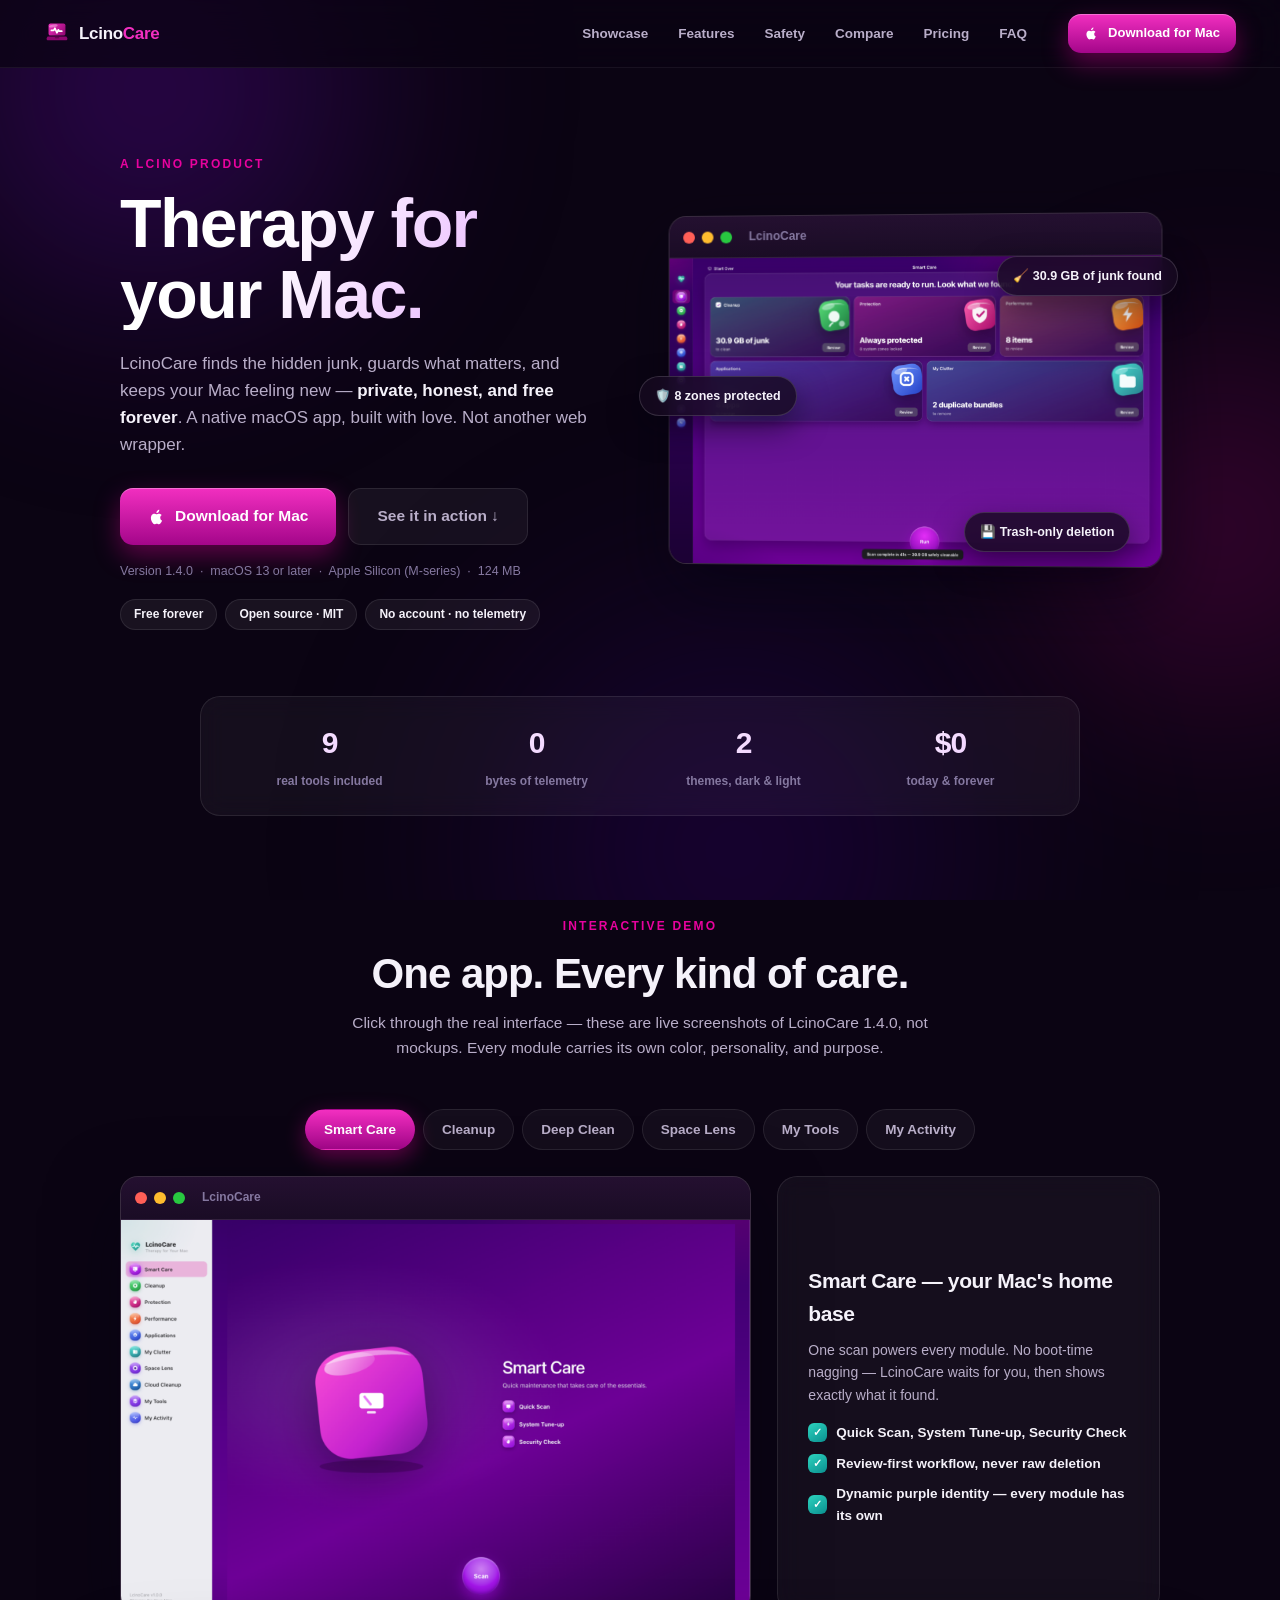
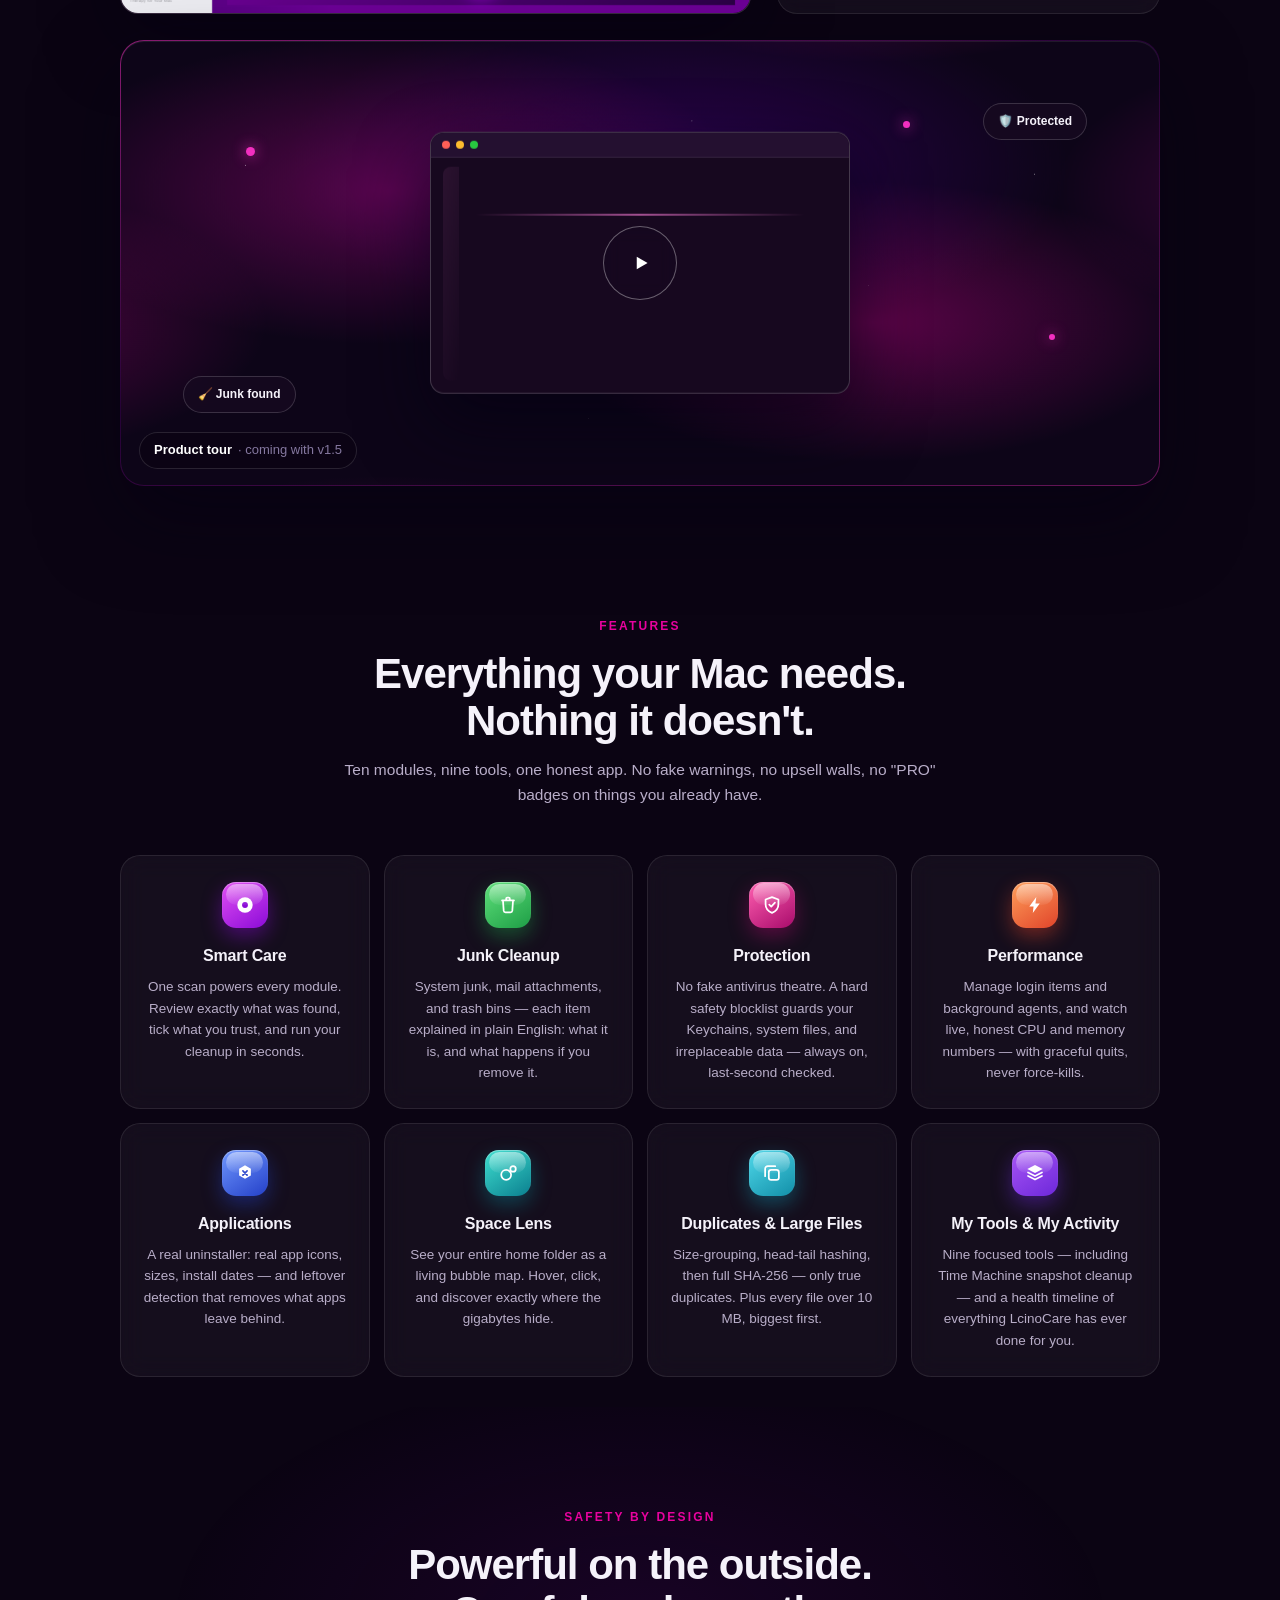
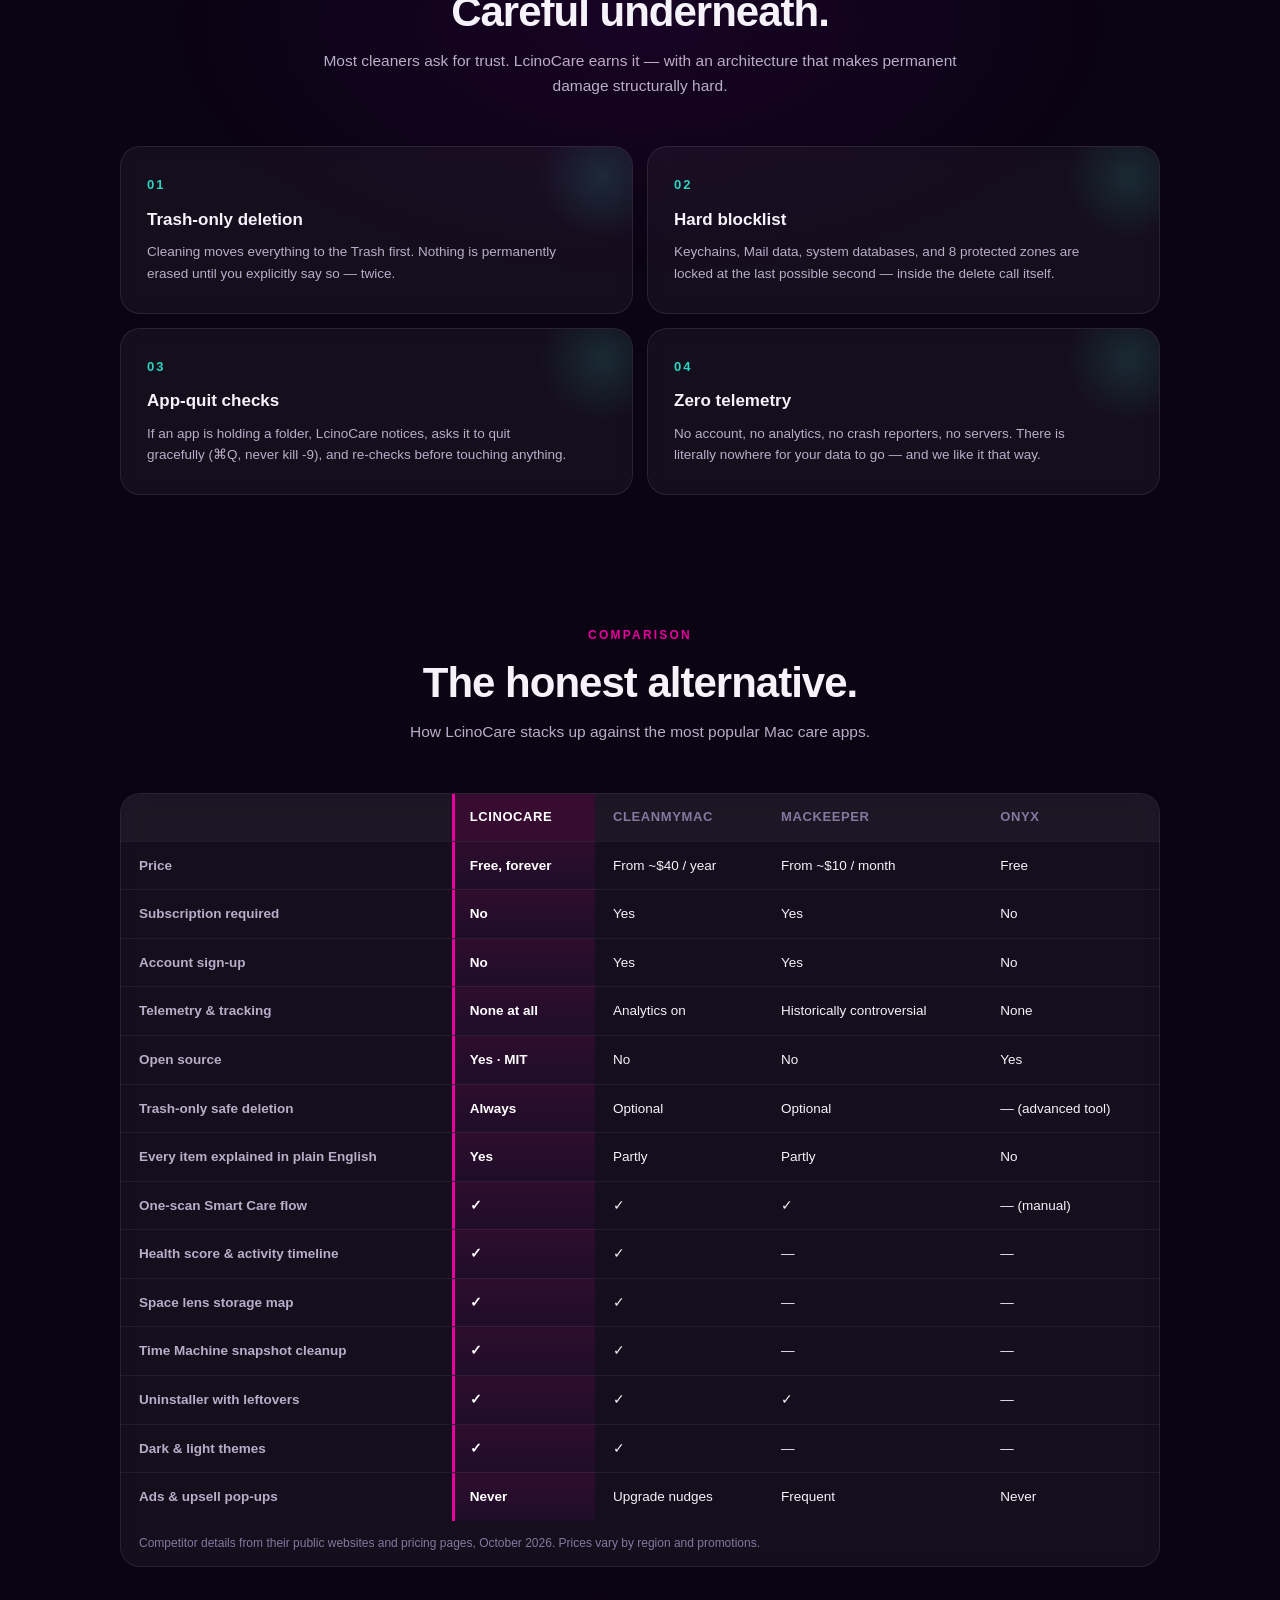
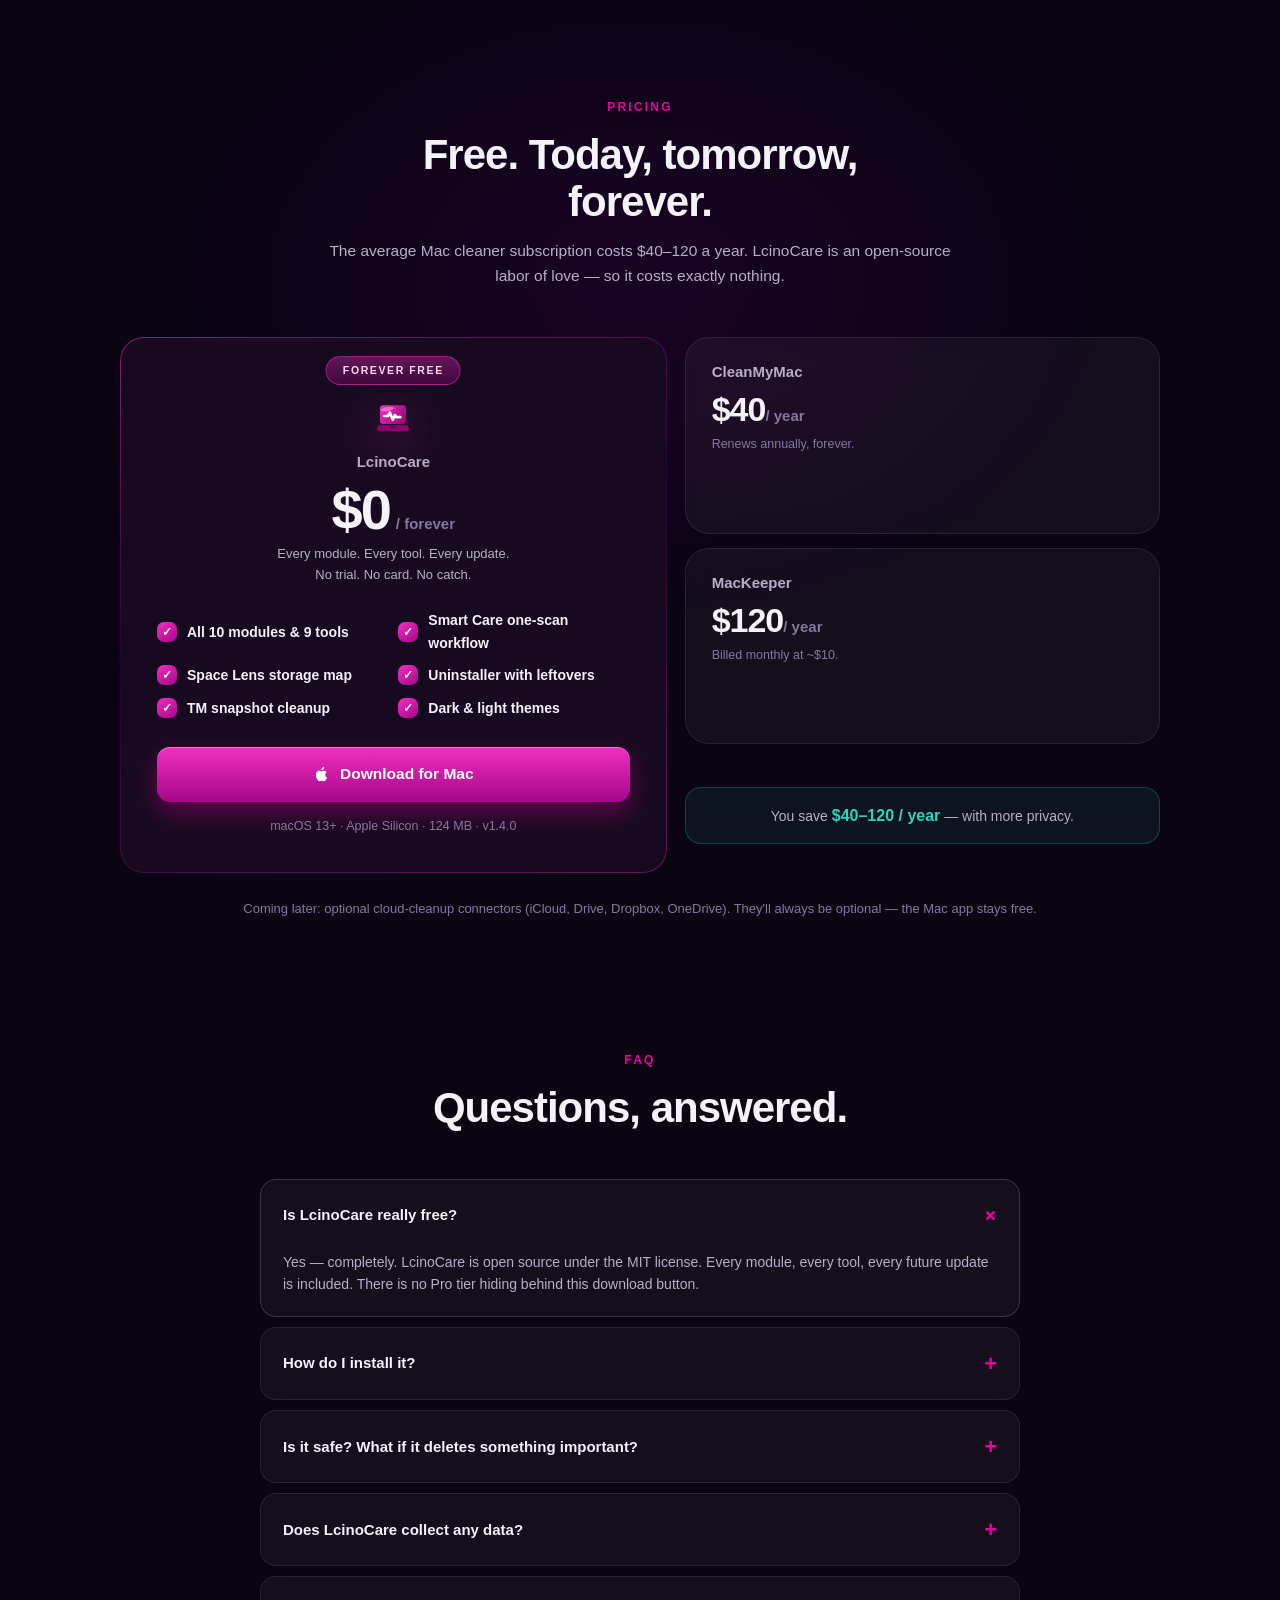
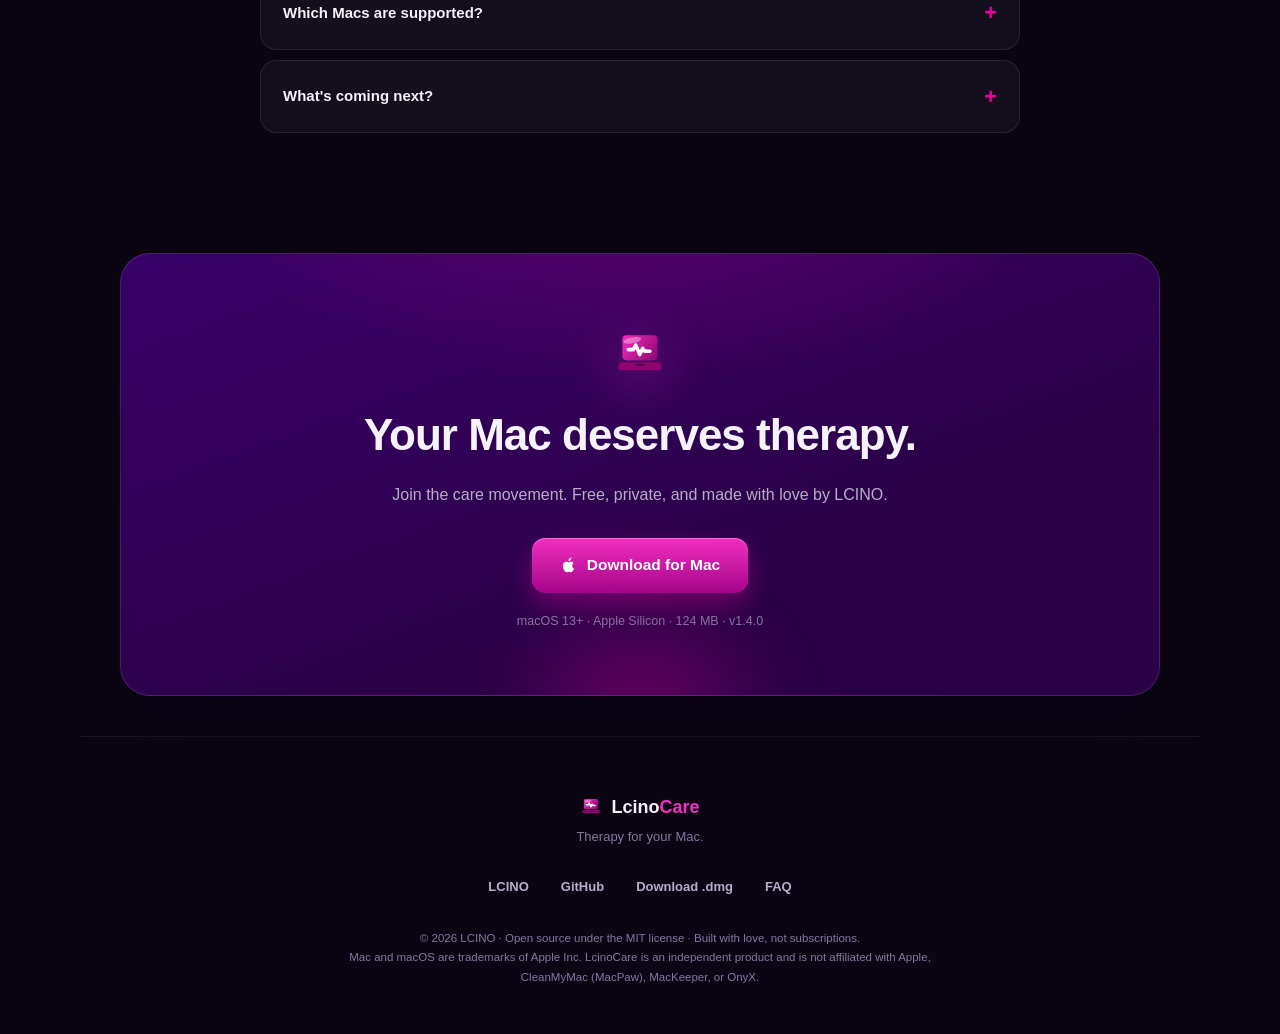
<file: index.html>
<!DOCTYPE html>
<html lang="en">
<head>
  <meta charset="UTF-8" />
  <meta name="viewport" content="width=device-width, initial-scale=1.0" />
  <title>LcinoCare — Therapy for Your Mac</title>
  <meta name="description" content="LcinoCare is a free, open-source, native macOS care app. Find hidden junk, visualize your storage, uninstall apps cleanly, and keep your Mac fast — private, honest, and safe by design." />
  <meta property="og:title" content="LcinoCare — Therapy for Your Mac" />
  <meta property="og:description" content="The free, private, native Mac cleaner. Trash-only safety, zero telemetry, no subscription. Ever." />
  <meta property="og:type" content="website" />
  <meta property="og:url" content="https://care.lcino.com/" />
  <meta property="og:image" content="https://care.lcino.com/assets/screens/smart-results.png" />
  <link rel="icon" type="image/svg+xml" href="favicon.svg" />
  <link rel="stylesheet" href="assets/css/style.css" />
</head>
<body>
  <div class="bg-orbs" aria-hidden="true">
    <span class="orb orb-a"></span>
    <span class="orb orb-b"></span>
    <span class="orb orb-c"></span>
  </div>

  <!-- ── Nav ─────────────────────────────────────────────── -->
  <header class="nav" id="top">
    <a class="nav-brand" href="#top">
      <img src="assets/img/logo.svg" alt="" width="26" height="26" />
      <span>Lcino<b>Care</b></span>
    </a>
    <nav class="nav-links">
      <a href="#showcase">Showcase</a>
      <a href="#features">Features</a>
      <a href="#safety">Safety</a>
      <a href="#compare">Compare</a>
      <a href="#pricing">Pricing</a>
      <a href="#faq">FAQ</a>
    </nav>
    <a class="btn btn-primary btn-sm" data-dl href="#">
      <svg width="15" height="15" viewBox="0 0 24 24" fill="currentColor" aria-hidden="true"><path d="M16.3 12.9c0-2.3 1.9-3.4 2-3.5-1.1-1.6-2.8-1.8-3.4-1.8-1.4-.1-2.8.9-3.5.9-.7 0-1.8-.8-3-.8-1.5 0-3 .9-3.8 2.3-1.6 2.8-.4 7 1.2 9.3.8 1.1 1.7 2.3 2.9 2.3 1.2 0 1.6-.7 3-.7 1.4 0 1.8.8 3 .7 1.2 0 2-1.1 2.8-2.2.9-1.3 1.3-2.5 1.3-2.6-.1 0-2.5-1-2.5-3.9zM14.1 5.3c.6-.8 1.1-1.9 1-3-1 0-2.1.7-2.8 1.5-.6.7-1.2 1.8-1 2.9 1.1 0 2.2-.6 2.8-1.4z"/></svg>
      Download for Mac
    </a>
  </header>

  <!-- ── Hero ────────────────────────────────────────────── -->
  <section class="hero">
    <div class="hero-copy">
      <div class="kicker reveal">A LCINO product</div>
      <h1 class="reveal">Therapy for<br />your Mac.</h1>
      <p class="hero-sub reveal">LcinoCare finds the hidden junk, guards what matters, and keeps your Mac
        feeling new — <b>private, honest, and free forever</b>. A native macOS app,
        built with love. Not another web wrapper.</p>
      <div class="hero-cta reveal">
        <a class="btn btn-primary btn-lg" data-dl href="#">
          <svg width="18" height="18" viewBox="0 0 24 24" fill="currentColor" aria-hidden="true"><path d="M16.3 12.9c0-2.3 1.9-3.4 2-3.5-1.1-1.6-2.8-1.8-3.4-1.8-1.4-.1-2.8.9-3.5.9-.7 0-1.8-.8-3-.8-1.5 0-3 .9-3.8 2.3-1.6 2.8-.4 7 1.2 9.3.8 1.1 1.7 2.3 2.9 2.3 1.2 0 1.6-.7 3-.7 1.4 0 1.8.8 3 .7 1.2 0 2-1.1 2.8-2.2.9-1.3 1.3-2.5 1.3-2.6-.1 0-2.5-1-2.5-3.9zM14.1 5.3c.6-.8 1.1-1.9 1-3-1 0-2.1.7-2.8 1.5-.6.7-1.2 1.8-1 2.9 1.1 0 2.2-.6 2.8-1.4z"/></svg>
          Download for Mac
        </a>
        <a class="btn btn-ghost btn-lg" href="#showcase">See it in action ↓</a>
      </div>
      <div class="hero-meta reveal">Version 1.4.0 &nbsp;·&nbsp; macOS 13 or later &nbsp;·&nbsp; Apple Silicon (M-series) &nbsp;·&nbsp; 124 MB</div>
      <div class="hero-badges reveal">
        <span class="badge">Free forever</span>
        <span class="badge">Open source · MIT</span>
        <span class="badge">No account · no telemetry</span>
      </div>
    </div>

    <div class="hero-stage reveal">
      <div class="tilt-wrap" id="hero-tilt">
        <div class="mac-window tilt-window">
          <div class="mac-titlebar"><i></i><i></i><i></i><span>LcinoCare</span></div>
          <img src="assets/screens/smart-results.png" alt="LcinoCare Smart Care screen with scan results and the floating Run button" />
        </div>
      </div>
      <div class="hero-float chip-1">🧹 30.9 GB of junk found</div>
      <div class="hero-float chip-2">🛡️ 8 zones protected</div>
      <div class="hero-float chip-3">💾 Trash-only deletion</div>
    </div>
  </section>

  <div class="stat-strip reveal">
    <div class="stat"><b>9</b><span>real tools included</span></div>
    <div class="stat"><b>0</b><span>bytes of telemetry</span></div>
    <div class="stat"><b>2</b><span>themes, dark &amp; light</span></div>
    <div class="stat"><b>$0</b><span>today &amp; forever</span></div>
  </div>

  <!-- ── Showcase ────────────────────────────────────────── -->
  <section class="section" id="showcase">
    <div class="section-head reveal">
      <div class="kicker">Interactive demo</div>
      <h2>One app. Every kind of care.</h2>
      <p>Click through the real interface — these are live screenshots of LcinoCare 1.4.0,
        not mockups. Every module carries its own color, personality, and purpose.</p>
    </div>

    <div class="showcase reveal">
      <div class="show-tabs" role="tablist" id="show-tabs">
        <button class="show-tab active" data-tab="smart" role="tab">Smart Care</button>
        <button class="show-tab" data-tab="cleanup" role="tab">Cleanup</button>
        <button class="show-tab" data-tab="manager" role="tab">Deep Clean</button>
        <button class="show-tab" data-tab="lens" role="tab">Space Lens</button>
        <button class="show-tab" data-tab="tools" role="tab">My Tools</button>
        <button class="show-tab" data-tab="activity" role="tab">My Activity</button>
      </div>

      <div class="show-stage" id="show-stage">
        <div class="mac-window">
          <div class="mac-titlebar"><i></i><i></i><i></i><span>LcinoCare</span></div>
          <div class="show-screens">
            <img data-screen="smart" src="assets/screens/smart-landing.png" alt="Smart Care landing with the Scan button" class="active" />
            <img data-screen="cleanup" src="assets/screens/cleanup-landing.png" alt="Junk Cleanup module landing in green" loading="lazy" decoding="async" />
            <img data-screen="manager" src="assets/screens/cleanup-manager.png" alt="Cleanup Manager three-pane interface" loading="lazy" decoding="async" />
            <img data-screen="lens" src="assets/screens/spacelens.png" alt="Space Lens bubble map of the home folder" loading="lazy" decoding="async" />
            <img data-screen="tools" src="assets/screens/my-tools.png" alt="My Tools grid with nine tools" loading="lazy" decoding="async" />
            <img data-screen="activity" src="assets/screens/my-activity.png" alt="My Activity health and history page" loading="lazy" decoding="async" />
          </div>
        </div>

        <div class="show-caption" id="show-caption">
          <h3 id="cap-title"></h3>
          <p id="cap-text"></p>
          <ul class="cap-list" id="cap-list"></ul>
        </div>
      </div>

      <div class="video-slot reveal">
        <div class="video-frame">
          <div class="v-scene" aria-hidden="true">
            <div class="v-mesh"></div>
            <div class="v-stars"></div>
            <div class="v-content">
              <div class="v-window">
                <div class="v-titlebar"><i></i><i></i><i></i></div>
                <div class="v-screen">
                  <svg class="v-pulse" viewBox="0 0 220 60" preserveAspectRatio="none">
                    <path d="M0 34 H34 l10-16 14 30 12-22 8 10 H106 l10-16 14 30 12-22 8 10 H220" fill="none" stroke="#ff7fdc" stroke-width="2.6" stroke-linecap="round" stroke-linejoin="round"/>
                  </svg>
                  <div class="v-beam"></div>
                  <div class="v-scan-line"></div>
                </div>
              </div>
              <span class="v-orbit o-a"></span>
              <span class="v-orbit o-b"></span>
              <span class="v-orbit o-c"></span>
              <span class="v-chip-float f-a">🧹 Junk found</span>
              <span class="v-chip-float f-b">🛡️ Protected</span>
            </div>
          </div>
          <button class="v-play" id="v-play" aria-label="Play product tour">
            <svg width="26" height="26" viewBox="0 0 24 24" fill="none" aria-hidden="true"><path d="M9 6.2l10 5.8-10 5.8z" fill="currentColor"/></svg>
          </button>
          <div class="v-label"><b>Product tour</b><span id="v-soon">· coming with v1.5</span></div>
        </div>
      </div>
    </div>
  </section>

  <!-- ── Features ────────────────────────────────────────── -->
  <section class="section" id="features">
    <div class="section-head reveal">
      <div class="kicker">Features</div>
      <h2>Everything your Mac needs.<br />Nothing it doesn't.</h2>
      <p>Ten modules, nine tools, one honest app. No fake warnings, no upsell walls,
        no "PRO" badges on things you already have.</p>
    </div>

    <div class="feature-grid">
      <div class="feature-card reveal">
        <span class="f-ico" style="--a:#e14ff2;--b:#8b0bd8"><svg width="22" height="22" viewBox="0 0 24 24" fill="none"><circle cx="12" cy="12" r="8.4" fill="#fff"/><circle cx="12" cy="12" r="3.2" fill="#8b0bd8"/></svg></span>
        <h3>Smart Care</h3>
        <p>One scan powers every module. Review exactly what was found, tick what you trust,
           and run your cleanup in seconds.</p>
      </div>
      <div class="feature-card reveal">
        <span class="f-ico" style="--a:#5ee07a;--b:#1e9e46"><svg width="22" height="22" viewBox="0 0 24 24" fill="none"><path d="M5.5 7h13M10 7V5.2A1.2 1.2 0 0 1 11.2 4h1.6A1.2 1.2 0 0 1 14 5.2V7m3.5 0l-.8 11.2a2 2 0 0 1-2 1.8H9.3a2 2 0 0 1-2-1.8L6.5 7" stroke="#fff" stroke-width="1.9" stroke-linecap="round" stroke-linejoin="round"/></svg></span>
        <h3>Junk Cleanup</h3>
        <p>System junk, mail attachments, and trash bins — each item explained in plain
           English: what it is, and what happens if you remove it.</p>
      </div>
      <div class="feature-card reveal">
        <span class="f-ico" style="--a:#ff5fb0;--b:#a80b6b"><svg width="22" height="22" viewBox="0 0 24 24" fill="none"><path d="M12 3.4l7 2.6v5.2c0 4.6-2.9 7.7-7 9.4-4.1-1.7-7-4.8-7-9.4V6z" stroke="#fff" stroke-width="1.9" stroke-linejoin="round"/><path d="M9 11.6l2.2 2.2 4-4.4" stroke="#fff" stroke-width="1.9" stroke-linecap="round" stroke-linejoin="round"/></svg></span>
        <h3>Protection</h3>
        <p>No fake antivirus theatre. A hard safety blocklist guards your Keychains,
           system files, and irreplaceable data — always on, last-second checked.</p>
      </div>
      <div class="feature-card reveal">
        <span class="f-ico" style="--a:#ff9f5a;--b:#e0442a"><svg width="22" height="22" viewBox="0 0 24 24" fill="none"><path d="M13.4 3.4L5.8 13.6h4.6l-.8 7 7.6-10.2h-4.7z" fill="#fff"/></svg></span>
        <h3>Performance</h3>
        <p>Manage login items and background agents, and watch live, honest CPU and
           memory numbers — with graceful quits, never force-kills.</p>
      </div>
      <div class="feature-card reveal">
        <span class="f-ico" style="--a:#6f97ff;--b:#2440c8"><svg width="22" height="22" viewBox="0 0 24 24" fill="none"><path d="M12 3.6l6.4 3.7v7.4L12 18.4l-6.4-3.7V7.3z" fill="#fff"/><path d="M9.7 9.7l4.6 4.6m0-4.6l-4.6 4.6" stroke="#2440c8" stroke-width="1.8" stroke-linecap="round"/></svg></span>
        <h3>Applications</h3>
        <p>A real uninstaller: real app icons, sizes, install dates — and leftover
           detection that removes what apps leave behind.</p>
      </div>
      <div class="feature-card reveal">
        <span class="f-ico" style="--a:#3fe0d0;--b:#0b7f8f"><svg width="22" height="22" viewBox="0 0 24 24" fill="none"><circle cx="10" cy="14" r="5.4" stroke="#fff" stroke-width="1.9"/><circle cx="17.5" cy="7.5" r="3" stroke="#fff" stroke-width="1.9"/></svg></span>
        <h3>Space Lens</h3>
        <p>See your entire home folder as a living bubble map. Hover, click, and
           discover exactly where the gigabytes hide.</p>
      </div>
      <div class="feature-card reveal">
        <span class="f-ico" style="--a:#4fd8ea;--b:#128fa8"><svg width="22" height="22" viewBox="0 0 24 24" fill="none"><rect x="8.5" y="8.5" width="11" height="11" rx="2.6" stroke="#fff" stroke-width="1.9"/><path d="M15.5 4.5h-8a3 3 0 0 0-3 3v8" stroke="#fff" stroke-width="1.9" stroke-linecap="round"/></svg></span>
        <h3>Duplicates &amp; Large Files</h3>
        <p>Size-grouping, head-tail hashing, then full SHA-256 — only true duplicates.
           Plus every file over 10 MB, biggest first.</p>
      </div>
      <div class="feature-card reveal">
        <span class="f-ico" style="--a:#a855f7;--b:#6d28d9"><svg width="22" height="22" viewBox="0 0 24 24" fill="none"><path d="M12 3.4l8.4 4.3L12 12 3.6 7.7z" fill="#fff"/><path d="M4.4 11.4L12 15.3l7.6-3.9M4.4 15.2L12 19.1l7.6-3.9" stroke="#fff" stroke-width="1.9" stroke-linecap="round" stroke-linejoin="round"/></svg></span>
        <h3>My Tools &amp; My Activity</h3>
        <p>Nine focused tools — including Time Machine snapshot cleanup — and a health
           timeline of everything LcinoCare has ever done for you.</p>
      </div>
    </div>
  </section>

  <!-- ── Safety ──────────────────────────────────────────── -->
  <section class="section section-alt" id="safety">
    <div class="section-head reveal">
      <div class="kicker">Safety by design</div>
      <h2>Powerful on the outside.<br />Careful underneath.</h2>
      <p>Most cleaners ask for trust. LcinoCare earns it — with an architecture
         that makes permanent damage structurally hard.</p>
    </div>
    <div class="safety-grid">
      <div class="safety-card reveal">
        <div class="s-num">01</div>
        <h3>Trash-only deletion</h3>
        <p>Cleaning moves everything to the Trash first. Nothing is permanently erased
           until you explicitly say so — twice.</p>
      </div>
      <div class="safety-card reveal">
        <div class="s-num">02</div>
        <h3>Hard blocklist</h3>
        <p>Keychains, Mail data, system databases, and 8 protected zones are locked at
           the last possible second — inside the delete call itself.</p>
      </div>
      <div class="safety-card reveal">
        <div class="s-num">03</div>
        <h3>App-quit checks</h3>
        <p>If an app is holding a folder, LcinoCare notices, asks it to quit gracefully
           (⌘Q, never kill -9), and re-checks before touching anything.</p>
      </div>
      <div class="safety-card reveal">
        <div class="s-num">04</div>
        <h3>Zero telemetry</h3>
        <p>No account, no analytics, no crash reporters, no servers. There is literally
           nowhere for your data to go — and we like it that way.</p>
      </div>
    </div>
  </section>

  <!-- ── Comparison ──────────────────────────────────────── -->
  <section class="section" id="compare">
    <div class="section-head reveal">
      <div class="kicker">Comparison</div>
      <h2>The honest alternative.</h2>
      <p>How LcinoCare stacks up against the most popular Mac care apps.</p>
    </div>
    <div class="table-wrap reveal">
      <table class="cmp-table">
        <thead>
          <tr>
            <th></th>
            <th class="us">LcinoCare</th>
            <th>CleanMyMac</th>
            <th>MacKeeper</th>
            <th>OnyX</th>
          </tr>
        </thead>
        <tbody>
          <tr><td>Price</td><td class="us">Free, forever</td><td>From ~$40 / year</td><td>From ~$10 / month</td><td>Free</td></tr>
          <tr><td>Subscription required</td><td class="us">No</td><td>Yes</td><td>Yes</td><td>No</td></tr>
          <tr><td>Account sign-up</td><td class="us">No</td><td>Yes</td><td>Yes</td><td>No</td></tr>
          <tr><td>Telemetry &amp; tracking</td><td class="us">None at all</td><td>Analytics on</td><td>Historically controversial</td><td>None</td></tr>
          <tr><td>Open source</td><td class="us">Yes · MIT</td><td>No</td><td>No</td><td>Yes</td></tr>
          <tr><td>Trash-only safe deletion</td><td class="us">Always</td><td>Optional</td><td>Optional</td><td>— (advanced tool)</td></tr>
          <tr><td>Every item explained in plain English</td><td class="us">Yes</td><td>Partly</td><td>Partly</td><td>No</td></tr>
          <tr><td>One-scan Smart Care flow</td><td class="us">✓</td><td>✓</td><td>✓</td><td>— (manual)</td></tr>
          <tr><td>Health score &amp; activity timeline</td><td class="us">✓</td><td>✓</td><td>—</td><td>—</td></tr>
          <tr><td>Space lens storage map</td><td class="us">✓</td><td>✓</td><td>—</td><td>—</td></tr>
          <tr><td>Time Machine snapshot cleanup</td><td class="us">✓</td><td>✓</td><td>—</td><td>—</td></tr>
          <tr><td>Uninstaller with leftovers</td><td class="us">✓</td><td>✓</td><td>✓</td><td>—</td></tr>
          <tr><td>Dark &amp; light themes</td><td class="us">✓</td><td>✓</td><td>—</td><td>—</td></tr>
          <tr><td>Ads &amp; upsell pop-ups</td><td class="us">Never</td><td>Upgrade nudges</td><td>Frequent</td><td>Never</td></tr>
        </tbody>
      </table>
      <p class="table-note">Competitor details from their public websites and pricing pages, October 2026. Prices vary by region and promotions.</p>
    </div>
  </section>

  <!-- ── Pricing ─────────────────────────────────────────── -->
  <section class="section section-alt" id="pricing">
    <div class="section-head reveal">
      <div class="kicker">Pricing</div>
      <h2>Free. Today, tomorrow,<br />forever.</h2>
      <p>The average Mac cleaner subscription costs $40–120 a year. LcinoCare is
         an open-source labor of love — so it costs exactly nothing.</p>
    </div>
    <div class="pricing-wrap reveal">
      <div class="price-card main-price">
        <div class="mp-ribbon">Forever Free</div>
        <div class="mp-head">
          <img src="assets/img/logo.svg" alt="" width="40" height="40" />
          <div class="p-name">LcinoCare</div>
          <div class="p-price">$0<span>/ forever</span></div>
          <p class="mp-tag">Every module. Every tool. Every update.<br />No trial. No card. No catch.</p>
        </div>
        <ul class="p-list p-list-2">
          <li>All 10 modules &amp; 9 tools</li>
          <li>Smart Care one-scan workflow</li>
          <li>Space Lens storage map</li>
          <li>Uninstaller with leftovers</li>
          <li>TM snapshot cleanup</li>
          <li>Dark &amp; light themes</li>
        </ul>
        <a class="btn btn-primary btn-lg btn-block" data-dl href="#">
          <svg width="18" height="18" viewBox="0 0 24 24" fill="currentColor" aria-hidden="true"><path d="M16.3 12.9c0-2.3 1.9-3.4 2-3.5-1.1-1.6-2.8-1.8-3.4-1.8-1.4-.1-2.8.9-3.5.9-.7 0-1.8-.8-3-.8-1.5 0-3 .9-3.8 2.3-1.6 2.8-.4 7 1.2 9.3.8 1.1 1.7 2.3 2.9 2.3 1.2 0 1.6-.7 3-.7 1.4 0 1.8.8 3 .7 1.2 0 2-1.1 2.8-2.2.9-1.3 1.3-2.5 1.3-2.6-.1 0-2.5-1-2.5-3.9zM14.1 5.3c.6-.8 1.1-1.9 1-3-1 0-2.1.7-2.8 1.5-.6.7-1.2 1.8-1 2.9 1.1 0 2.2-.6 2.8-1.4z"/></svg>
          Download for Mac
        </a>
        <p class="p-note">macOS 13+ · Apple Silicon · 124 MB · v1.4.0</p>
      </div>
      <div class="price-side">
        <div class="price-card mini">
          <div class="p-name">CleanMyMac</div>
          <div class="p-price muted">$40<span>/ year</span></div>
          <p>Renews annually, forever.</p>
        </div>
        <div class="price-card mini">
          <div class="p-name">MacKeeper</div>
          <div class="p-price muted">$120<span>/ year</span></div>
          <p>Billed monthly at ~$10.</p>
        </div>
        <div class="save-pill">You save <b>$40–120 / year</b> — with more privacy.</div>
      </div>
    </div>
    <p class="pricing-foot reveal">Coming later: optional cloud-cleanup connectors (iCloud, Drive, Dropbox, OneDrive).
      They'll always be optional — the Mac app stays free.</p>
  </section>

  <!-- ── FAQ ─────────────────────────────────────────────── -->
  <section class="section" id="faq">
    <div class="section-head reveal">
      <div class="kicker">FAQ</div>
      <h2>Questions, answered.</h2>
    </div>
    <div class="faq-list reveal">
      <details open>
        <summary>Is LcinoCare really free?</summary>
        <p>Yes — completely. LcinoCare is open source under the MIT license. Every module,
           every tool, every future update is included. There is no Pro tier hiding behind
           this download button.</p>
      </details>
      <details>
        <summary>How do I install it?</summary>
        <p>Download the .dmg, open it, and drag LcinoCare into Applications. On first launch,
           macOS will note the app isn't from the App Store — right-click it and choose
           <b>Open</b> once. (Proper notarization is on the roadmap.) The Mac App Store
           version will arrive later.</p>
      </details>
      <details>
        <summary>Is it safe? What if it deletes something important?</summary>
        <p>LcinoCare only ever moves items to the Trash — never permanent deletion — until
           you explicitly empty it. A hard blocklist locks Keychains, Mail data, system
           databases, and other sensitive zones inside the delete call itself. And every
           single item is explained: what it is, and what happens if you remove it.</p>
      </details>
      <details>
        <summary>Does LcinoCare collect any data?</summary>
        <p>No. There is no account, no analytics, no crash reporting, and no server to send
           anything to. Scan results and history never leave your Mac.</p>
      </details>
      <details>
        <summary>Which Macs are supported?</summary>
        <p>Any Mac with Apple Silicon (M1, M2, M3, M4) running macOS 13 Ventura or later.
           The app is a native 124 MB download with no bundled adware.</p>
      </details>
      <details>
        <summary>What's coming next?</summary>
        <p>Cloud-cleanup connectors (iCloud, Google Drive, Dropbox, OneDrive), notarized
           builds with auto-update, a menu-bar widget, and scheduled scans — in that order,
           driven by what users actually ask for.</p>
      </details>
    </div>
  </section>

  <!-- ── Final CTA ───────────────────────────────────────── -->
  <section class="final-cta reveal">
    <div class="cta-panel">
      <div class="cta-glow" aria-hidden="true"></div>
      <img src="assets/img/logo.svg" alt="" width="54" height="54" />
      <h2>Your Mac deserves therapy.</h2>
      <p>Join the care movement. Free, private, and made with love by LCINO.</p>
      <a class="btn btn-primary btn-lg" data-dl href="#">
        <svg width="18" height="18" viewBox="0 0 24 24" fill="currentColor" aria-hidden="true"><path d="M16.3 12.9c0-2.3 1.9-3.4 2-3.5-1.1-1.6-2.8-1.8-3.4-1.8-1.4-.1-2.8.9-3.5.9-.7 0-1.8-.8-3-.8-1.5 0-3 .9-3.8 2.3-1.6 2.8-.4 7 1.2 9.3.8 1.1 1.7 2.3 2.9 2.3 1.2 0 1.6-.7 3-.7 1.4 0 1.8.8 3 .7 1.2 0 2-1.1 2.8-2.2.9-1.3 1.3-2.5 1.3-2.6-.1 0-2.5-1-2.5-3.9zM14.1 5.3c.6-.8 1.1-1.9 1-3-1 0-2.1.7-2.8 1.5-.6.7-1.2 1.8-1 2.9 1.1 0 2.2-.6 2.8-1.4z"/></svg>
        Download for Mac
      </a>
      <p class="cta-meta">macOS 13+ · Apple Silicon · 124 MB · v1.4.0</p>
    </div>
  </section>

  <!-- ── Footer ──────────────────────────────────────────── -->
  <footer class="footer">
    <div class="foot-brand">
      <img src="assets/img/logo.svg" alt="" width="22" height="22" />
      <span>Lcino<b>Care</b></span>
    </div>
    <p class="foot-tag">Therapy for your Mac.</p>
    <nav class="foot-links">
      <a href="https://lcino.com" target="_blank" rel="noopener">LCINO</a>
      <a href="https://github.com/LCINO/lcinocare" target="_blank" rel="noopener">GitHub</a>
      <a data-dl href="#">Download .dmg</a>
      <a href="#faq">FAQ</a>
    </nav>
    <p class="foot-fine">© 2026 LCINO · Open source under the MIT license · Built with love, not subscriptions.<br />
      Mac and macOS are trademarks of Apple Inc. LcinoCare is an independent product and is not affiliated with Apple,
      CleanMyMac (MacPaw), MacKeeper, or OnyX.</p>
  </footer>

  <script src="assets/js/main.js"></script>
</body>
</html>
</file>
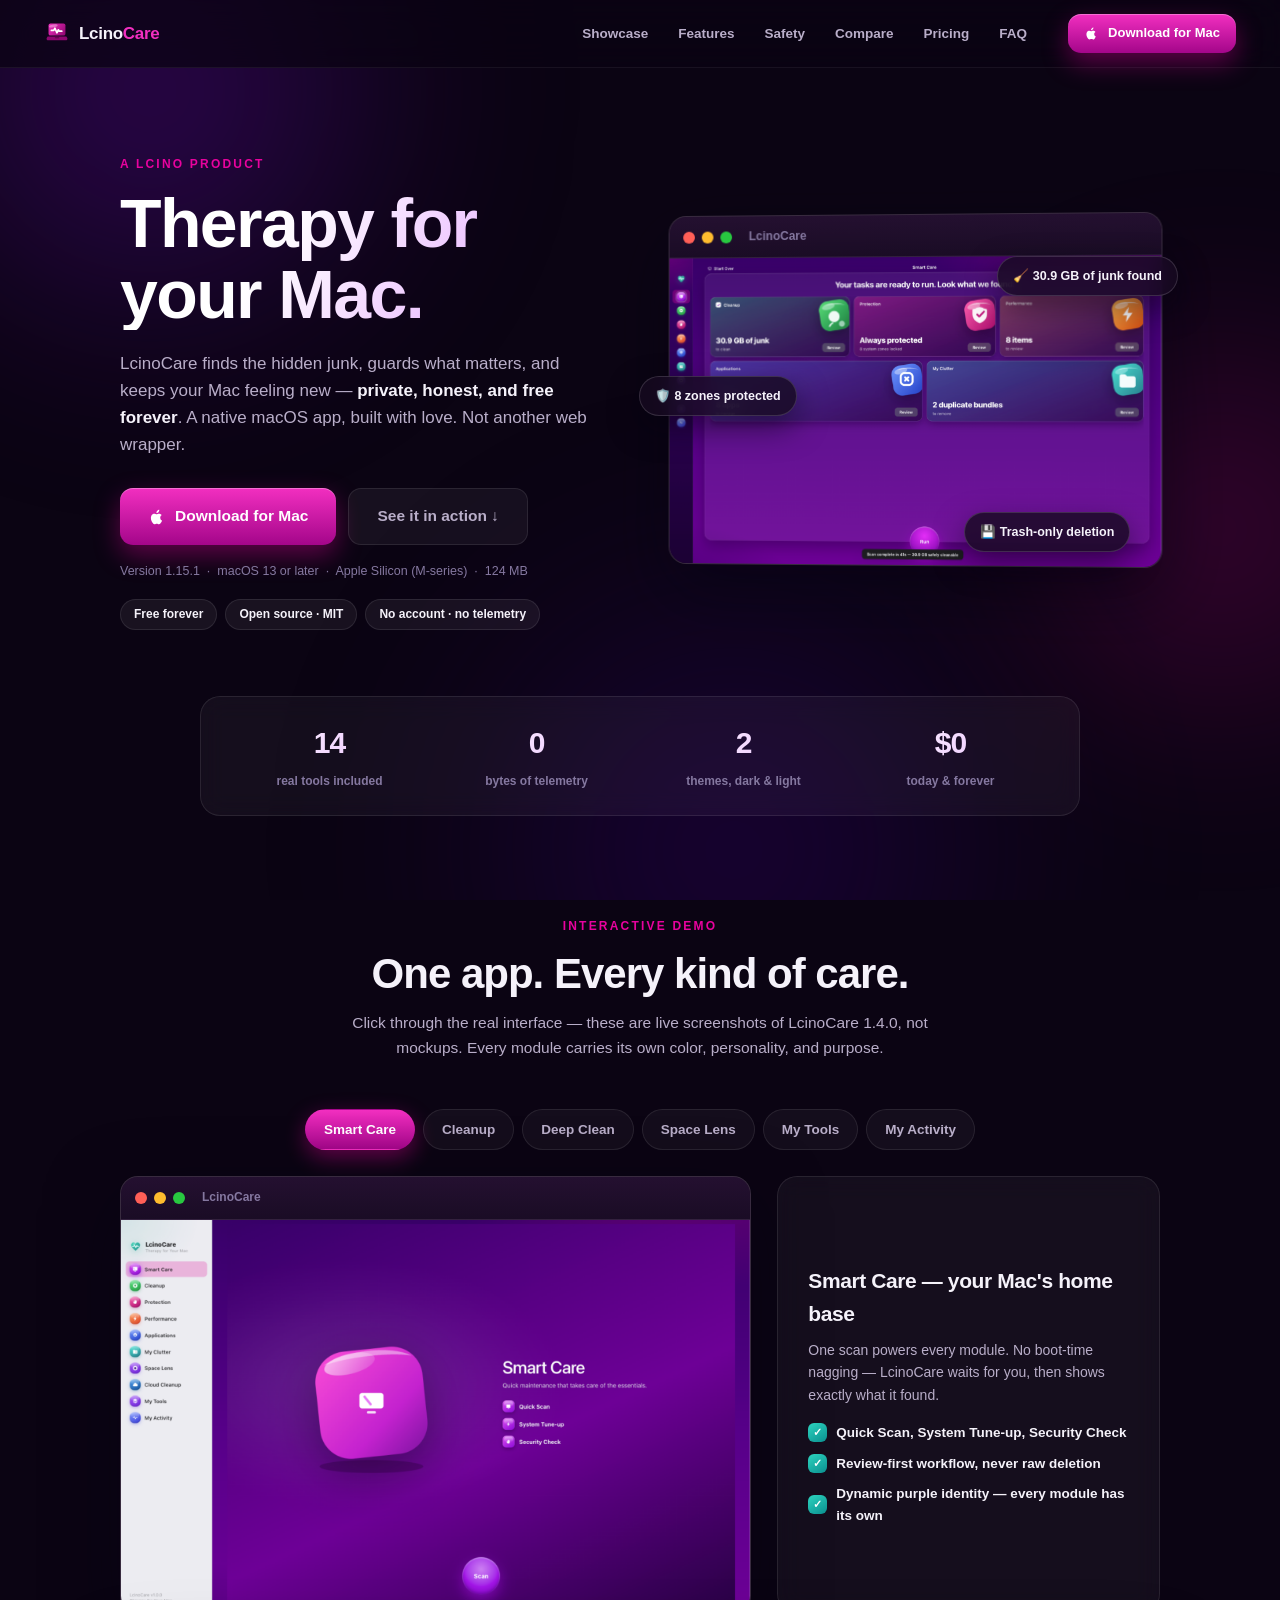
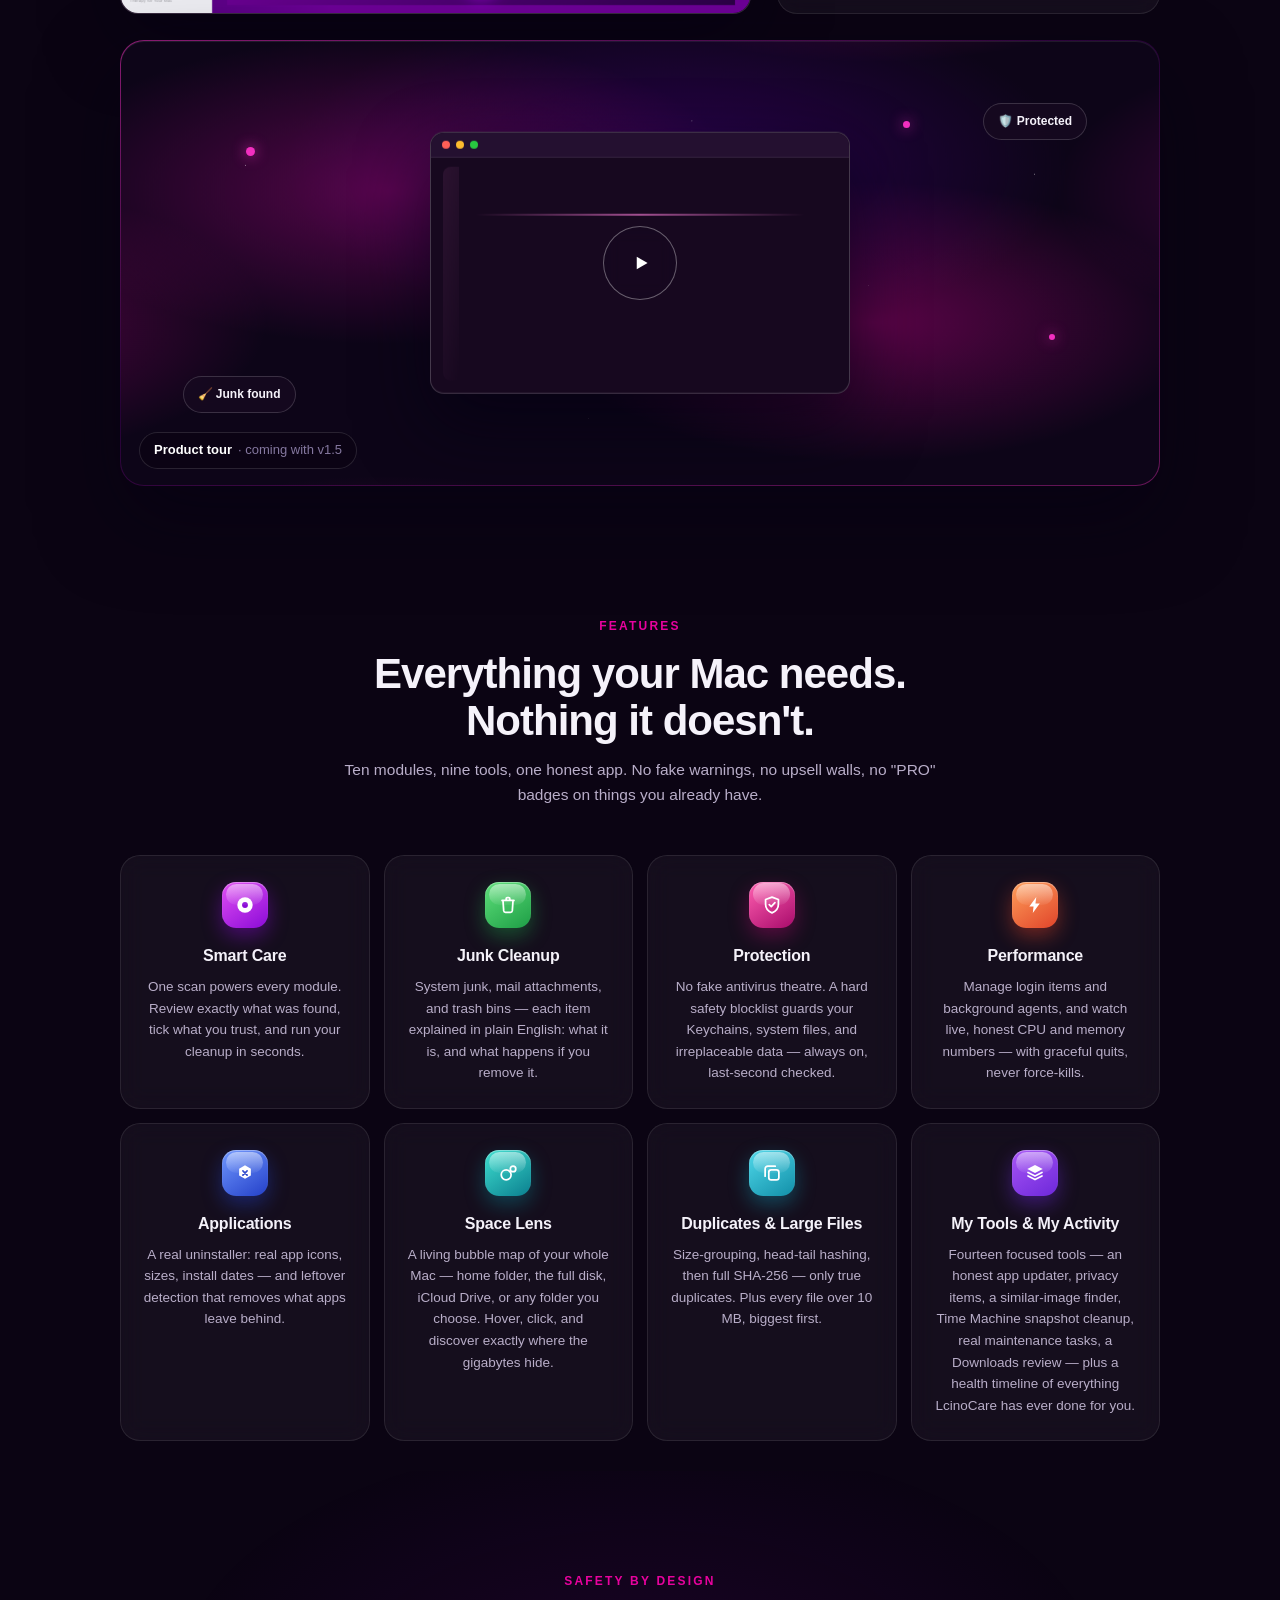
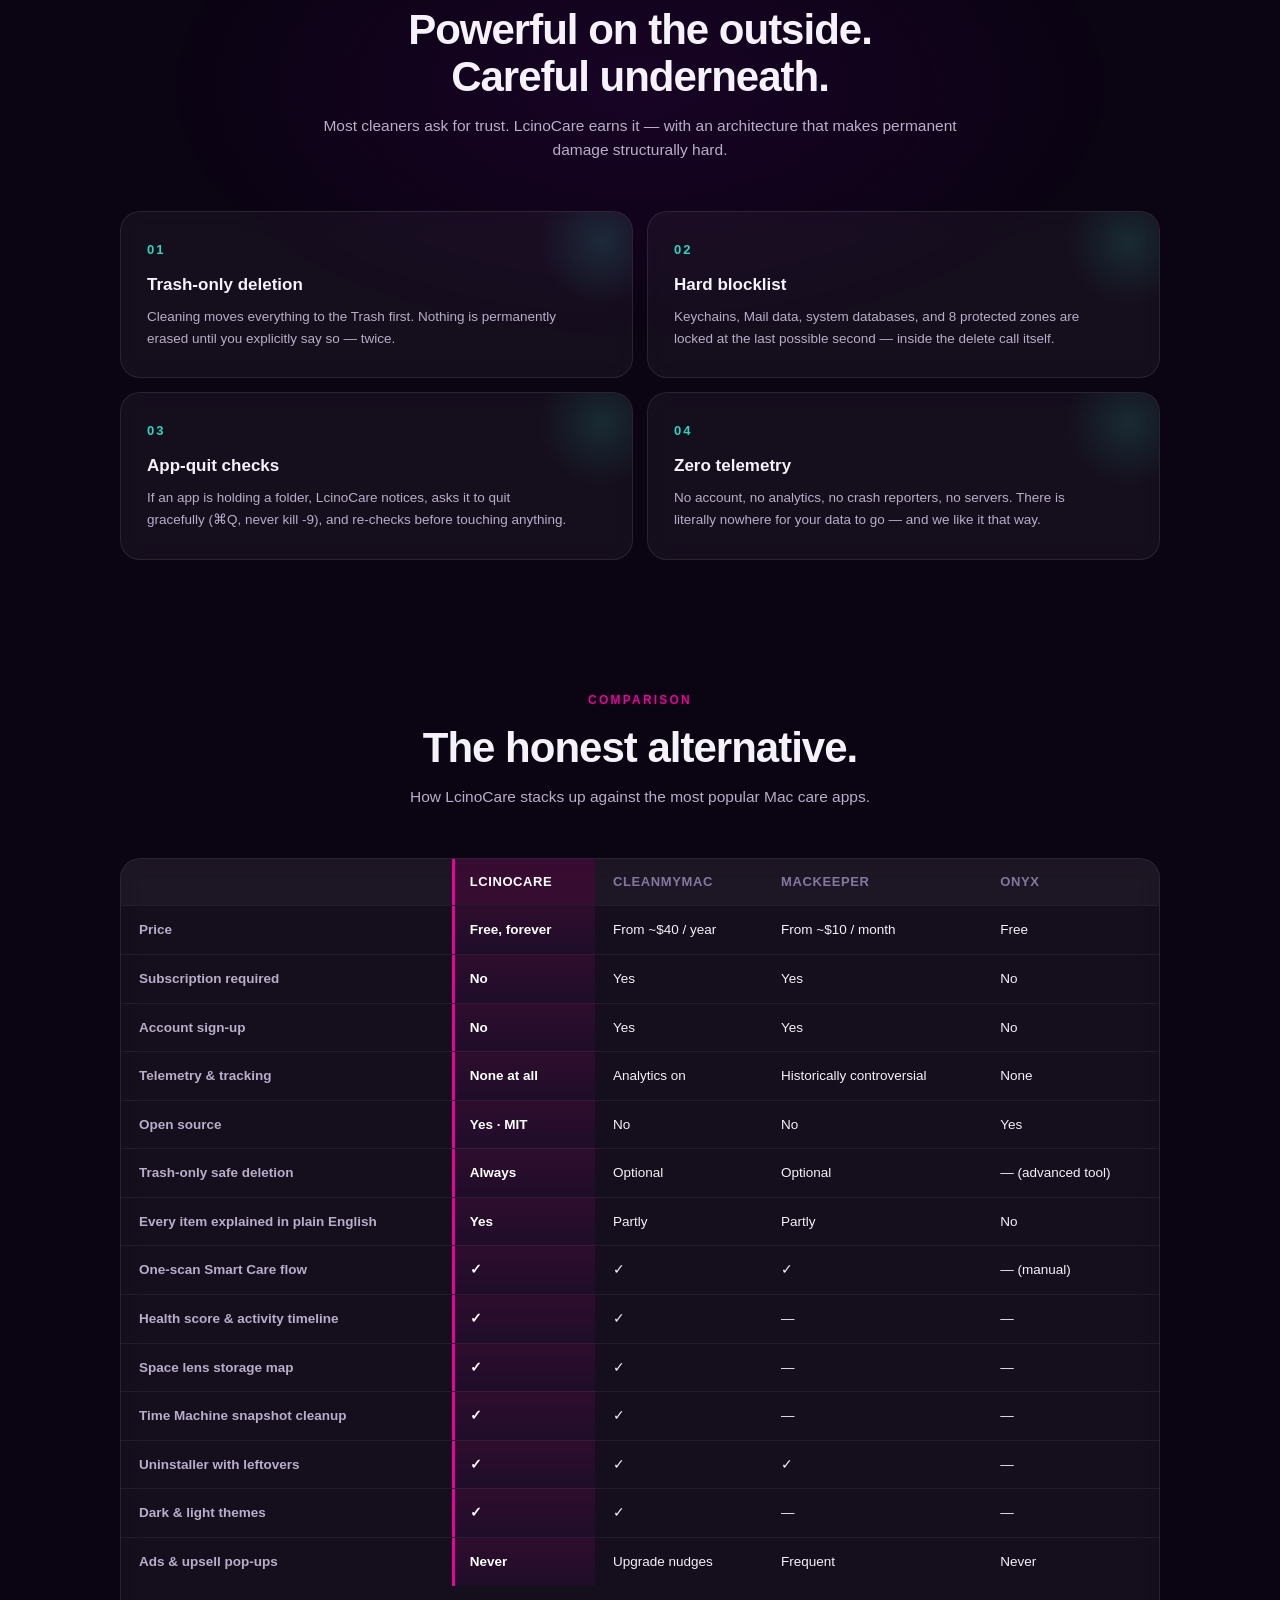
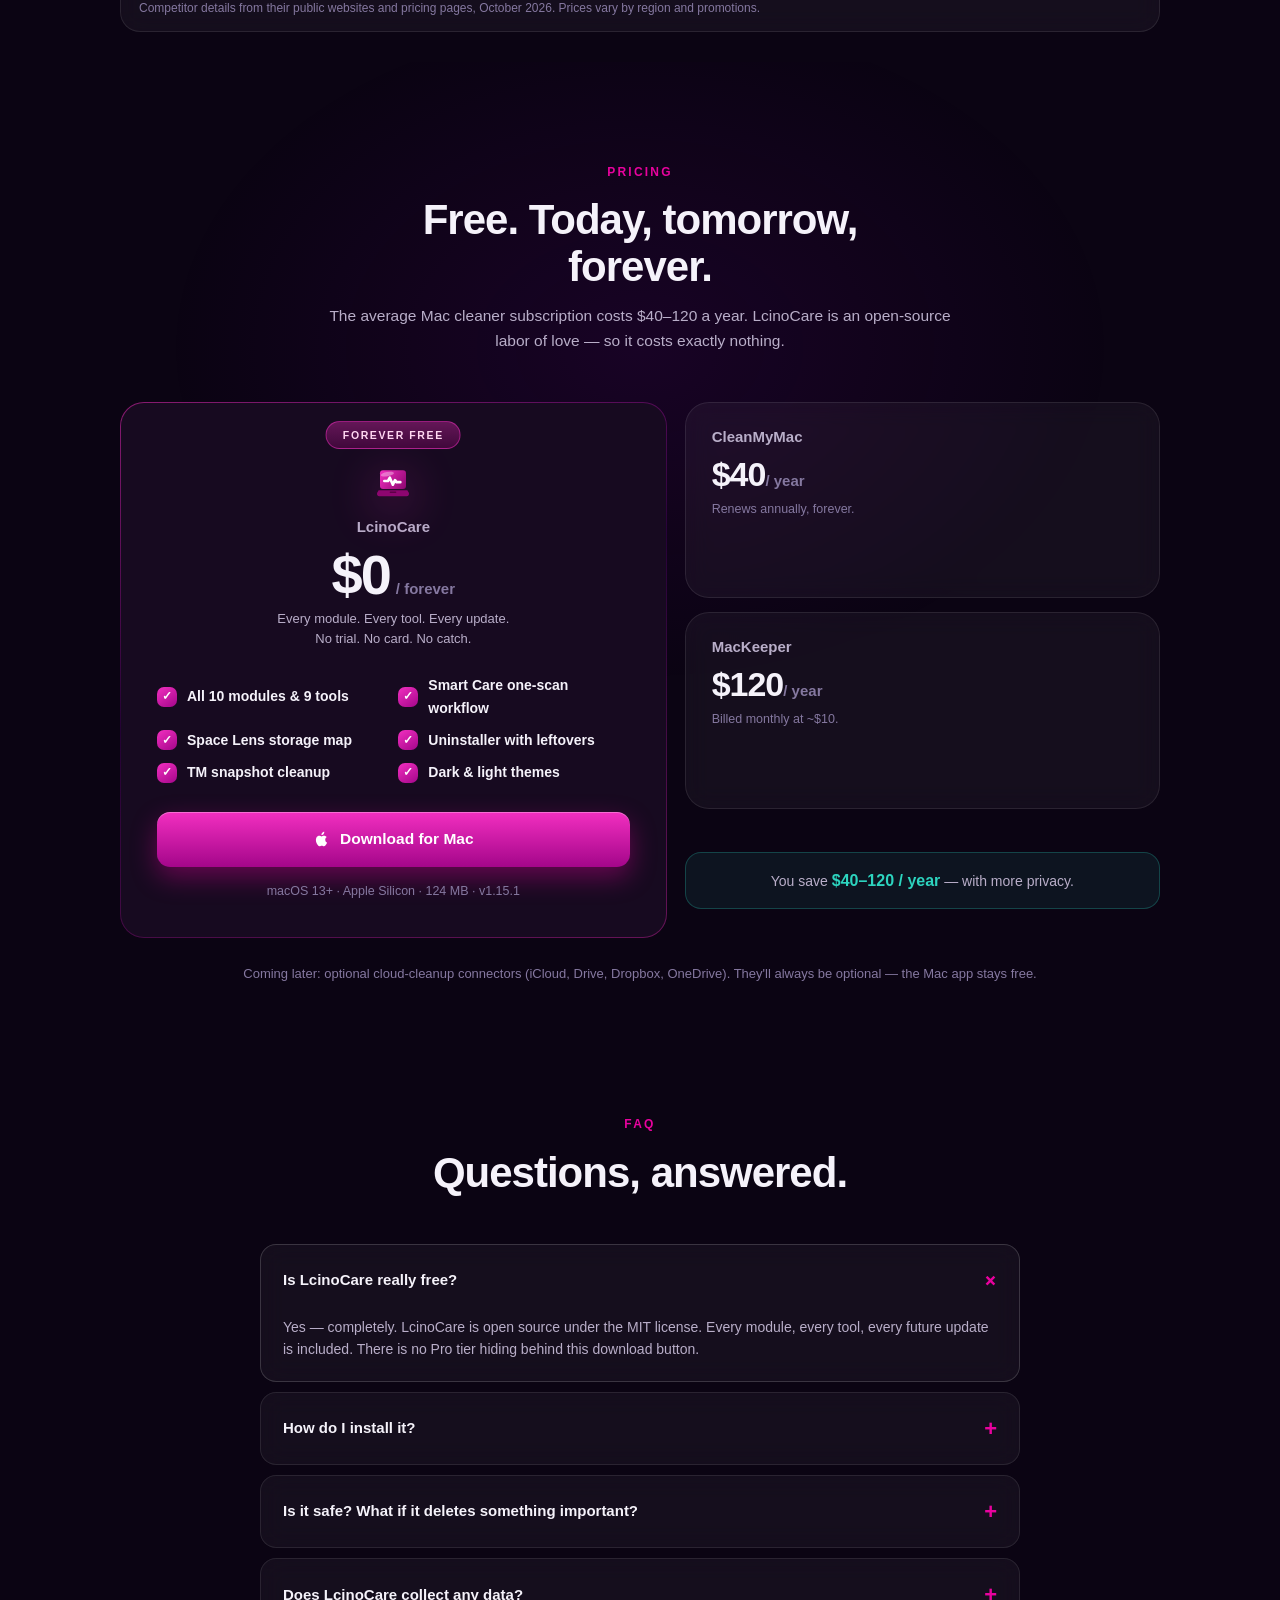
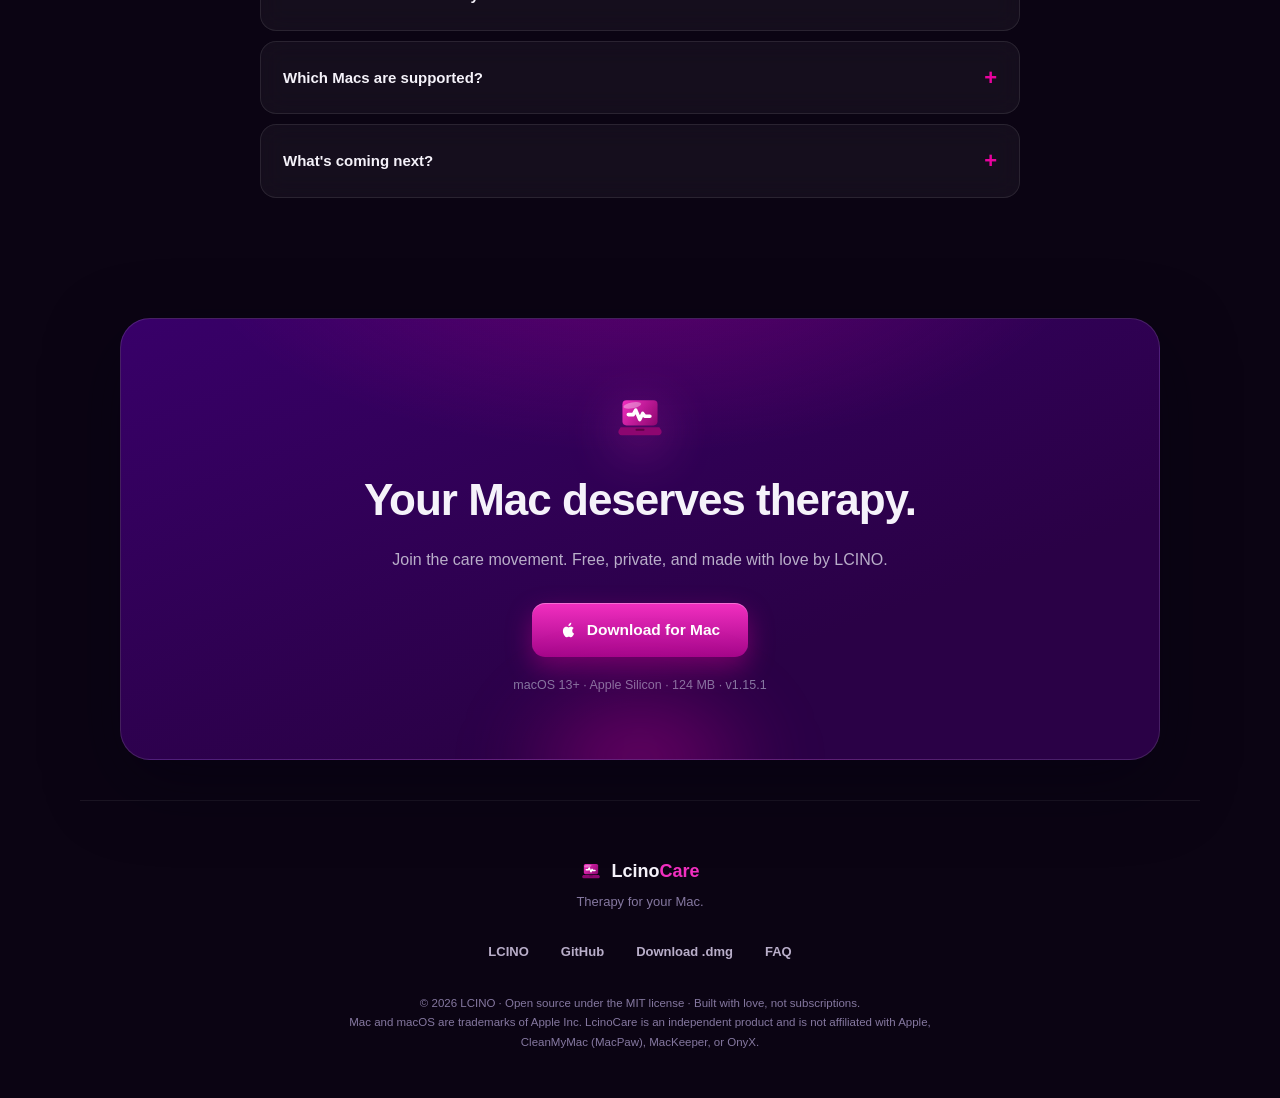
<file: public/index.html>
<!DOCTYPE html>
<html lang="en">
<head>
  <meta charset="UTF-8" />
  <meta name="viewport" content="width=device-width, initial-scale=1.0" />
  <title>LcinoCare — Therapy for Your Mac</title>
  <meta name="description" content="LcinoCare is a free, open-source, native macOS care app. Find hidden junk, visualize your storage, uninstall apps cleanly, and keep your Mac fast — private, honest, and safe by design." />
  <meta property="og:title" content="LcinoCare — Therapy for Your Mac" />
  <meta property="og:description" content="The free, private, native Mac cleaner. Trash-only safety, zero telemetry, no subscription. Ever." />
  <meta property="og:type" content="website" />
  <meta property="og:url" content="https://care.lcino.com/" />
  <meta property="og:image" content="https://care.lcino.com/assets/screens/smart-results.png" />
  <link rel="icon" type="image/svg+xml" href="favicon.svg" />
  <link rel="stylesheet" href="assets/css/style.css" />
</head>
<body>
  <div class="bg-orbs" aria-hidden="true">
    <span class="orb orb-a"></span>
    <span class="orb orb-b"></span>
    <span class="orb orb-c"></span>
  </div>

  <!-- ── Nav ─────────────────────────────────────────────── -->
  <header class="nav" id="top">
    <a class="nav-brand" href="#top">
      <img src="assets/img/logo.svg" alt="" width="26" height="26" />
      <span>Lcino<b>Care</b></span>
    </a>
    <nav class="nav-links">
      <a href="#showcase">Showcase</a>
      <a href="#features">Features</a>
      <a href="#safety">Safety</a>
      <a href="#compare">Compare</a>
      <a href="#pricing">Pricing</a>
      <a href="#faq">FAQ</a>
    </nav>
    <a class="btn btn-primary btn-sm" data-dl href="#">
      <svg width="15" height="15" viewBox="0 0 24 24" fill="currentColor" aria-hidden="true"><path d="M16.3 12.9c0-2.3 1.9-3.4 2-3.5-1.1-1.6-2.8-1.8-3.4-1.8-1.4-.1-2.8.9-3.5.9-.7 0-1.8-.8-3-.8-1.5 0-3 .9-3.8 2.3-1.6 2.8-.4 7 1.2 9.3.8 1.1 1.7 2.3 2.9 2.3 1.2 0 1.6-.7 3-.7 1.4 0 1.8.8 3 .7 1.2 0 2-1.1 2.8-2.2.9-1.3 1.3-2.5 1.3-2.6-.1 0-2.5-1-2.5-3.9zM14.1 5.3c.6-.8 1.1-1.9 1-3-1 0-2.1.7-2.8 1.5-.6.7-1.2 1.8-1 2.9 1.1 0 2.2-.6 2.8-1.4z"/></svg>
      Download for Mac
    </a>
  </header>

  <!-- ── Hero ────────────────────────────────────────────── -->
  <section class="hero">
    <div class="hero-copy">
      <div class="kicker reveal">A LCINO product</div>
      <h1 class="reveal">Therapy for<br />your Mac.</h1>
      <p class="hero-sub reveal">LcinoCare finds the hidden junk, guards what matters, and keeps your Mac
        feeling new — <b>private, honest, and free forever</b>. A native macOS app,
        built with love. Not another web wrapper.</p>
      <div class="hero-cta reveal">
        <a class="btn btn-primary btn-lg" data-dl href="#">
          <svg width="18" height="18" viewBox="0 0 24 24" fill="currentColor" aria-hidden="true"><path d="M16.3 12.9c0-2.3 1.9-3.4 2-3.5-1.1-1.6-2.8-1.8-3.4-1.8-1.4-.1-2.8.9-3.5.9-.7 0-1.8-.8-3-.8-1.5 0-3 .9-3.8 2.3-1.6 2.8-.4 7 1.2 9.3.8 1.1 1.7 2.3 2.9 2.3 1.2 0 1.6-.7 3-.7 1.4 0 1.8.8 3 .7 1.2 0 2-1.1 2.8-2.2.9-1.3 1.3-2.5 1.3-2.6-.1 0-2.5-1-2.5-3.9zM14.1 5.3c.6-.8 1.1-1.9 1-3-1 0-2.1.7-2.8 1.5-.6.7-1.2 1.8-1 2.9 1.1 0 2.2-.6 2.8-1.4z"/></svg>
          Download for Mac
        </a>
        <a class="btn btn-ghost btn-lg" href="#showcase">See it in action ↓</a>
      </div>
      <div class="hero-meta reveal">Version 1.15.1 &nbsp;·&nbsp; macOS 13 or later &nbsp;·&nbsp; Apple Silicon (M-series) &nbsp;·&nbsp; 124 MB</div>
      <div class="hero-badges reveal">
        <span class="badge">Free forever</span>
        <span class="badge">Open source · MIT</span>
        <span class="badge">No account · no telemetry</span>
      </div>
    </div>

    <div class="hero-stage reveal">
      <div class="tilt-wrap" id="hero-tilt">
        <div class="mac-window tilt-window">
          <div class="mac-titlebar"><i></i><i></i><i></i><span>LcinoCare</span></div>
          <img src="assets/screens/smart-results.png" alt="LcinoCare Smart Care screen with scan results and the floating Run button" />
        </div>
      </div>
      <div class="hero-float chip-1">🧹 30.9 GB of junk found</div>
      <div class="hero-float chip-2">🛡️ 8 zones protected</div>
      <div class="hero-float chip-3">💾 Trash-only deletion</div>
    </div>
  </section>

  <div class="stat-strip reveal">
    <div class="stat"><b>14</b><span>real tools included</span></div>
    <div class="stat"><b>0</b><span>bytes of telemetry</span></div>
    <div class="stat"><b>2</b><span>themes, dark &amp; light</span></div>
    <div class="stat"><b>$0</b><span>today &amp; forever</span></div>
  </div>

  <!-- ── Showcase ────────────────────────────────────────── -->
  <section class="section" id="showcase">
    <div class="section-head reveal">
      <div class="kicker">Interactive demo</div>
      <h2>One app. Every kind of care.</h2>
      <p>Click through the real interface — these are live screenshots of LcinoCare 1.4.0,
        not mockups. Every module carries its own color, personality, and purpose.</p>
    </div>

    <div class="showcase reveal">
      <div class="show-tabs" role="tablist" id="show-tabs">
        <button class="show-tab active" data-tab="smart" role="tab">Smart Care</button>
        <button class="show-tab" data-tab="cleanup" role="tab">Cleanup</button>
        <button class="show-tab" data-tab="manager" role="tab">Deep Clean</button>
        <button class="show-tab" data-tab="lens" role="tab">Space Lens</button>
        <button class="show-tab" data-tab="tools" role="tab">My Tools</button>
        <button class="show-tab" data-tab="activity" role="tab">My Activity</button>
      </div>

      <div class="show-stage" id="show-stage">
        <div class="mac-window">
          <div class="mac-titlebar"><i></i><i></i><i></i><span>LcinoCare</span></div>
          <div class="show-screens">
            <img data-screen="smart" src="assets/screens/smart-landing.png" alt="Smart Care landing with the Scan button" class="active" />
            <img data-screen="cleanup" src="assets/screens/cleanup-landing.png" alt="Junk Cleanup module landing in green" loading="lazy" decoding="async" />
            <img data-screen="manager" src="assets/screens/cleanup-manager.png" alt="Cleanup Manager three-pane interface" loading="lazy" decoding="async" />
            <img data-screen="lens" src="assets/screens/spacelens.png" alt="Space Lens bubble map of the home folder" loading="lazy" decoding="async" />
            <img data-screen="tools" src="assets/screens/my-tools.png" alt="My Tools grid with nine tools" loading="lazy" decoding="async" />
            <img data-screen="activity" src="assets/screens/my-activity.png" alt="My Activity health and history page" loading="lazy" decoding="async" />
          </div>
        </div>

        <div class="show-caption" id="show-caption">
          <h3 id="cap-title"></h3>
          <p id="cap-text"></p>
          <ul class="cap-list" id="cap-list"></ul>
        </div>
      </div>

      <div class="video-slot reveal">
        <div class="video-frame">
          <div class="v-scene" aria-hidden="true">
            <div class="v-mesh"></div>
            <div class="v-stars"></div>
            <div class="v-content">
              <div class="v-window">
                <div class="v-titlebar"><i></i><i></i><i></i></div>
                <div class="v-screen">
                  <svg class="v-pulse" viewBox="0 0 220 60" preserveAspectRatio="none">
                    <path d="M0 34 H34 l10-16 14 30 12-22 8 10 H106 l10-16 14 30 12-22 8 10 H220" fill="none" stroke="#ff7fdc" stroke-width="2.6" stroke-linecap="round" stroke-linejoin="round"/>
                  </svg>
                  <div class="v-beam"></div>
                  <div class="v-scan-line"></div>
                </div>
              </div>
              <span class="v-orbit o-a"></span>
              <span class="v-orbit o-b"></span>
              <span class="v-orbit o-c"></span>
              <span class="v-chip-float f-a">🧹 Junk found</span>
              <span class="v-chip-float f-b">🛡️ Protected</span>
            </div>
          </div>
          <button class="v-play" id="v-play" aria-label="Play product tour">
            <svg width="26" height="26" viewBox="0 0 24 24" fill="none" aria-hidden="true"><path d="M9 6.2l10 5.8-10 5.8z" fill="currentColor"/></svg>
          </button>
          <div class="v-label"><b>Product tour</b><span id="v-soon">· coming with v1.5</span></div>
        </div>
      </div>
    </div>
  </section>

  <!-- ── Features ────────────────────────────────────────── -->
  <section class="section" id="features">
    <div class="section-head reveal">
      <div class="kicker">Features</div>
      <h2>Everything your Mac needs.<br />Nothing it doesn't.</h2>
      <p>Ten modules, nine tools, one honest app. No fake warnings, no upsell walls,
        no "PRO" badges on things you already have.</p>
    </div>

    <div class="feature-grid">
      <div class="feature-card reveal">
        <span class="f-ico" style="--a:#e14ff2;--b:#8b0bd8"><svg width="22" height="22" viewBox="0 0 24 24" fill="none"><circle cx="12" cy="12" r="8.4" fill="#fff"/><circle cx="12" cy="12" r="3.2" fill="#8b0bd8"/></svg></span>
        <h3>Smart Care</h3>
        <p>One scan powers every module. Review exactly what was found, tick what you trust,
           and run your cleanup in seconds.</p>
      </div>
      <div class="feature-card reveal">
        <span class="f-ico" style="--a:#5ee07a;--b:#1e9e46"><svg width="22" height="22" viewBox="0 0 24 24" fill="none"><path d="M5.5 7h13M10 7V5.2A1.2 1.2 0 0 1 11.2 4h1.6A1.2 1.2 0 0 1 14 5.2V7m3.5 0l-.8 11.2a2 2 0 0 1-2 1.8H9.3a2 2 0 0 1-2-1.8L6.5 7" stroke="#fff" stroke-width="1.9" stroke-linecap="round" stroke-linejoin="round"/></svg></span>
        <h3>Junk Cleanup</h3>
        <p>System junk, mail attachments, and trash bins — each item explained in plain
           English: what it is, and what happens if you remove it.</p>
      </div>
      <div class="feature-card reveal">
        <span class="f-ico" style="--a:#ff5fb0;--b:#a80b6b"><svg width="22" height="22" viewBox="0 0 24 24" fill="none"><path d="M12 3.4l7 2.6v5.2c0 4.6-2.9 7.7-7 9.4-4.1-1.7-7-4.8-7-9.4V6z" stroke="#fff" stroke-width="1.9" stroke-linejoin="round"/><path d="M9 11.6l2.2 2.2 4-4.4" stroke="#fff" stroke-width="1.9" stroke-linecap="round" stroke-linejoin="round"/></svg></span>
        <h3>Protection</h3>
        <p>No fake antivirus theatre. A hard safety blocklist guards your Keychains,
           system files, and irreplaceable data — always on, last-second checked.</p>
      </div>
      <div class="feature-card reveal">
        <span class="f-ico" style="--a:#ff9f5a;--b:#e0442a"><svg width="22" height="22" viewBox="0 0 24 24" fill="none"><path d="M13.4 3.4L5.8 13.6h4.6l-.8 7 7.6-10.2h-4.7z" fill="#fff"/></svg></span>
        <h3>Performance</h3>
        <p>Manage login items and background agents, and watch live, honest CPU and
           memory numbers — with graceful quits, never force-kills.</p>
      </div>
      <div class="feature-card reveal">
        <span class="f-ico" style="--a:#6f97ff;--b:#2440c8"><svg width="22" height="22" viewBox="0 0 24 24" fill="none"><path d="M12 3.6l6.4 3.7v7.4L12 18.4l-6.4-3.7V7.3z" fill="#fff"/><path d="M9.7 9.7l4.6 4.6m0-4.6l-4.6 4.6" stroke="#2440c8" stroke-width="1.8" stroke-linecap="round"/></svg></span>
        <h3>Applications</h3>
        <p>A real uninstaller: real app icons, sizes, install dates — and leftover
           detection that removes what apps leave behind.</p>
      </div>
      <div class="feature-card reveal">
        <span class="f-ico" style="--a:#3fe0d0;--b:#0b7f8f"><svg width="22" height="22" viewBox="0 0 24 24" fill="none"><circle cx="10" cy="14" r="5.4" stroke="#fff" stroke-width="1.9"/><circle cx="17.5" cy="7.5" r="3" stroke="#fff" stroke-width="1.9"/></svg></span>
        <h3>Space Lens</h3>
        <p>A living bubble map of your whole Mac — home folder, the full disk,
           iCloud Drive, or any folder you choose. Hover, click, and discover
           exactly where the gigabytes hide.</p>
      </div>
      <div class="feature-card reveal">
        <span class="f-ico" style="--a:#4fd8ea;--b:#128fa8"><svg width="22" height="22" viewBox="0 0 24 24" fill="none"><rect x="8.5" y="8.5" width="11" height="11" rx="2.6" stroke="#fff" stroke-width="1.9"/><path d="M15.5 4.5h-8a3 3 0 0 0-3 3v8" stroke="#fff" stroke-width="1.9" stroke-linecap="round"/></svg></span>
        <h3>Duplicates &amp; Large Files</h3>
        <p>Size-grouping, head-tail hashing, then full SHA-256 — only true duplicates.
           Plus every file over 10 MB, biggest first.</p>
      </div>
      <div class="feature-card reveal">
        <span class="f-ico" style="--a:#a855f7;--b:#6d28d9"><svg width="22" height="22" viewBox="0 0 24 24" fill="none"><path d="M12 3.4l8.4 4.3L12 12 3.6 7.7z" fill="#fff"/><path d="M4.4 11.4L12 15.3l7.6-3.9M4.4 15.2L12 19.1l7.6-3.9" stroke="#fff" stroke-width="1.9" stroke-linecap="round" stroke-linejoin="round"/></svg></span>
        <h3>My Tools &amp; My Activity</h3>
        <p>Fourteen focused tools — an honest app updater, privacy items, a similar-image
           finder, Time Machine snapshot cleanup, real maintenance tasks, a Downloads
           review — plus a health timeline of everything LcinoCare has ever done for you.</p>
      </div>
    </div>
  </section>

  <!-- ── Safety ──────────────────────────────────────────── -->
  <section class="section section-alt" id="safety">
    <div class="section-head reveal">
      <div class="kicker">Safety by design</div>
      <h2>Powerful on the outside.<br />Careful underneath.</h2>
      <p>Most cleaners ask for trust. LcinoCare earns it — with an architecture
         that makes permanent damage structurally hard.</p>
    </div>
    <div class="safety-grid">
      <div class="safety-card reveal">
        <div class="s-num">01</div>
        <h3>Trash-only deletion</h3>
        <p>Cleaning moves everything to the Trash first. Nothing is permanently erased
           until you explicitly say so — twice.</p>
      </div>
      <div class="safety-card reveal">
        <div class="s-num">02</div>
        <h3>Hard blocklist</h3>
        <p>Keychains, Mail data, system databases, and 8 protected zones are locked at
           the last possible second — inside the delete call itself.</p>
      </div>
      <div class="safety-card reveal">
        <div class="s-num">03</div>
        <h3>App-quit checks</h3>
        <p>If an app is holding a folder, LcinoCare notices, asks it to quit gracefully
           (⌘Q, never kill -9), and re-checks before touching anything.</p>
      </div>
      <div class="safety-card reveal">
        <div class="s-num">04</div>
        <h3>Zero telemetry</h3>
        <p>No account, no analytics, no crash reporters, no servers. There is literally
           nowhere for your data to go — and we like it that way.</p>
      </div>
    </div>
  </section>

  <!-- ── Comparison ──────────────────────────────────────── -->
  <section class="section" id="compare">
    <div class="section-head reveal">
      <div class="kicker">Comparison</div>
      <h2>The honest alternative.</h2>
      <p>How LcinoCare stacks up against the most popular Mac care apps.</p>
    </div>
    <div class="table-wrap reveal">
      <table class="cmp-table">
        <thead>
          <tr>
            <th></th>
            <th class="us">LcinoCare</th>
            <th>CleanMyMac</th>
            <th>MacKeeper</th>
            <th>OnyX</th>
          </tr>
        </thead>
        <tbody>
          <tr><td>Price</td><td class="us">Free, forever</td><td>From ~$40 / year</td><td>From ~$10 / month</td><td>Free</td></tr>
          <tr><td>Subscription required</td><td class="us">No</td><td>Yes</td><td>Yes</td><td>No</td></tr>
          <tr><td>Account sign-up</td><td class="us">No</td><td>Yes</td><td>Yes</td><td>No</td></tr>
          <tr><td>Telemetry &amp; tracking</td><td class="us">None at all</td><td>Analytics on</td><td>Historically controversial</td><td>None</td></tr>
          <tr><td>Open source</td><td class="us">Yes · MIT</td><td>No</td><td>No</td><td>Yes</td></tr>
          <tr><td>Trash-only safe deletion</td><td class="us">Always</td><td>Optional</td><td>Optional</td><td>— (advanced tool)</td></tr>
          <tr><td>Every item explained in plain English</td><td class="us">Yes</td><td>Partly</td><td>Partly</td><td>No</td></tr>
          <tr><td>One-scan Smart Care flow</td><td class="us">✓</td><td>✓</td><td>✓</td><td>— (manual)</td></tr>
          <tr><td>Health score &amp; activity timeline</td><td class="us">✓</td><td>✓</td><td>—</td><td>—</td></tr>
          <tr><td>Space lens storage map</td><td class="us">✓</td><td>✓</td><td>—</td><td>—</td></tr>
          <tr><td>Time Machine snapshot cleanup</td><td class="us">✓</td><td>✓</td><td>—</td><td>—</td></tr>
          <tr><td>Uninstaller with leftovers</td><td class="us">✓</td><td>✓</td><td>✓</td><td>—</td></tr>
          <tr><td>Dark &amp; light themes</td><td class="us">✓</td><td>✓</td><td>—</td><td>—</td></tr>
          <tr><td>Ads &amp; upsell pop-ups</td><td class="us">Never</td><td>Upgrade nudges</td><td>Frequent</td><td>Never</td></tr>
        </tbody>
      </table>
      <p class="table-note">Competitor details from their public websites and pricing pages, October 2026. Prices vary by region and promotions.</p>
    </div>
  </section>

  <!-- ── Pricing ─────────────────────────────────────────── -->
  <section class="section section-alt" id="pricing">
    <div class="section-head reveal">
      <div class="kicker">Pricing</div>
      <h2>Free. Today, tomorrow,<br />forever.</h2>
      <p>The average Mac cleaner subscription costs $40–120 a year. LcinoCare is
         an open-source labor of love — so it costs exactly nothing.</p>
    </div>
    <div class="pricing-wrap reveal">
      <div class="price-card main-price">
        <div class="mp-ribbon">Forever Free</div>
        <div class="mp-head">
          <img src="assets/img/logo.svg" alt="" width="40" height="40" />
          <div class="p-name">LcinoCare</div>
          <div class="p-price">$0<span>/ forever</span></div>
          <p class="mp-tag">Every module. Every tool. Every update.<br />No trial. No card. No catch.</p>
        </div>
        <ul class="p-list p-list-2">
          <li>All 10 modules &amp; 9 tools</li>
          <li>Smart Care one-scan workflow</li>
          <li>Space Lens storage map</li>
          <li>Uninstaller with leftovers</li>
          <li>TM snapshot cleanup</li>
          <li>Dark &amp; light themes</li>
        </ul>
        <a class="btn btn-primary btn-lg btn-block" data-dl href="#">
          <svg width="18" height="18" viewBox="0 0 24 24" fill="currentColor" aria-hidden="true"><path d="M16.3 12.9c0-2.3 1.9-3.4 2-3.5-1.1-1.6-2.8-1.8-3.4-1.8-1.4-.1-2.8.9-3.5.9-.7 0-1.8-.8-3-.8-1.5 0-3 .9-3.8 2.3-1.6 2.8-.4 7 1.2 9.3.8 1.1 1.7 2.3 2.9 2.3 1.2 0 1.6-.7 3-.7 1.4 0 1.8.8 3 .7 1.2 0 2-1.1 2.8-2.2.9-1.3 1.3-2.5 1.3-2.6-.1 0-2.5-1-2.5-3.9zM14.1 5.3c.6-.8 1.1-1.9 1-3-1 0-2.1.7-2.8 1.5-.6.7-1.2 1.8-1 2.9 1.1 0 2.2-.6 2.8-1.4z"/></svg>
          Download for Mac
        </a>
        <p class="p-note">macOS 13+ · Apple Silicon · 124 MB · v1.15.1</p>
      </div>
      <div class="price-side">
        <div class="price-card mini">
          <div class="p-name">CleanMyMac</div>
          <div class="p-price muted">$40<span>/ year</span></div>
          <p>Renews annually, forever.</p>
        </div>
        <div class="price-card mini">
          <div class="p-name">MacKeeper</div>
          <div class="p-price muted">$120<span>/ year</span></div>
          <p>Billed monthly at ~$10.</p>
        </div>
        <div class="save-pill">You save <b>$40–120 / year</b> — with more privacy.</div>
      </div>
    </div>
    <p class="pricing-foot reveal">Coming later: optional cloud-cleanup connectors (iCloud, Drive, Dropbox, OneDrive).
      They'll always be optional — the Mac app stays free.</p>
  </section>

  <!-- ── FAQ ─────────────────────────────────────────────── -->
  <section class="section" id="faq">
    <div class="section-head reveal">
      <div class="kicker">FAQ</div>
      <h2>Questions, answered.</h2>
    </div>
    <div class="faq-list reveal">
      <details open>
        <summary>Is LcinoCare really free?</summary>
        <p>Yes — completely. LcinoCare is open source under the MIT license. Every module,
           every tool, every future update is included. There is no Pro tier hiding behind
           this download button.</p>
      </details>
      <details>
        <summary>How do I install it?</summary>
        <p>Download the .dmg, open it, and drag LcinoCare into Applications. On first launch,
           macOS will note the app isn't from the App Store — right-click it and choose
           <b>Open</b> once. (Proper notarization is on the roadmap.) The Mac App Store
           version will arrive later.</p>
      </details>
      <details>
        <summary>Is it safe? What if it deletes something important?</summary>
        <p>LcinoCare only ever moves items to the Trash — never permanent deletion — until
           you explicitly empty it. A hard blocklist locks Keychains, Mail data, system
           databases, and other sensitive zones inside the delete call itself. And every
           single item is explained: what it is, and what happens if you remove it.</p>
      </details>
      <details>
        <summary>Does LcinoCare collect any data?</summary>
        <p>No. There is no account, no analytics, no crash reporting, and no server to send
           anything to. Scan results and history never leave your Mac.</p>
      </details>
      <details>
        <summary>Which Macs are supported?</summary>
        <p>Any Mac with Apple Silicon (M1, M2, M3, M4) running macOS 13 Ventura or later.
           The app is a native 124 MB download with no bundled adware.</p>
      </details>
      <details>
        <summary>What's coming next?</summary>
        <p>Cloud-cleanup connectors (iCloud, Google Drive, Dropbox, OneDrive), notarized
           builds with auto-update, a menu-bar widget, and scheduled scans — in that order,
           driven by what users actually ask for.</p>
      </details>
    </div>
  </section>

  <!-- ── Final CTA ───────────────────────────────────────── -->
  <section class="final-cta reveal">
    <div class="cta-panel">
      <div class="cta-glow" aria-hidden="true"></div>
      <img src="assets/img/logo.svg" alt="" width="54" height="54" />
      <h2>Your Mac deserves therapy.</h2>
      <p>Join the care movement. Free, private, and made with love by LCINO.</p>
      <a class="btn btn-primary btn-lg" data-dl href="#">
        <svg width="18" height="18" viewBox="0 0 24 24" fill="currentColor" aria-hidden="true"><path d="M16.3 12.9c0-2.3 1.9-3.4 2-3.5-1.1-1.6-2.8-1.8-3.4-1.8-1.4-.1-2.8.9-3.5.9-.7 0-1.8-.8-3-.8-1.5 0-3 .9-3.8 2.3-1.6 2.8-.4 7 1.2 9.3.8 1.1 1.7 2.3 2.9 2.3 1.2 0 1.6-.7 3-.7 1.4 0 1.8.8 3 .7 1.2 0 2-1.1 2.8-2.2.9-1.3 1.3-2.5 1.3-2.6-.1 0-2.5-1-2.5-3.9zM14.1 5.3c.6-.8 1.1-1.9 1-3-1 0-2.1.7-2.8 1.5-.6.7-1.2 1.8-1 2.9 1.1 0 2.2-.6 2.8-1.4z"/></svg>
        Download for Mac
      </a>
      <p class="cta-meta">macOS 13+ · Apple Silicon · 124 MB · v1.15.1</p>
    </div>
  </section>

  <!-- ── Footer ──────────────────────────────────────────── -->
  <footer class="footer">
    <div class="foot-brand">
      <img src="assets/img/logo.svg" alt="" width="22" height="22" />
      <span>Lcino<b>Care</b></span>
    </div>
    <p class="foot-tag">Therapy for your Mac.</p>
    <nav class="foot-links">
      <a href="https://lcino.com" target="_blank" rel="noopener">LCINO</a>
      <a href="https://github.com/LCINO/lcinocare" target="_blank" rel="noopener">GitHub</a>
      <a data-dl href="#">Download .dmg</a>
      <a href="#faq">FAQ</a>
    </nav>
    <p class="foot-fine">© 2026 LCINO · Open source under the MIT license · Built with love, not subscriptions.<br />
      Mac and macOS are trademarks of Apple Inc. LcinoCare is an independent product and is not affiliated with Apple,
      CleanMyMac (MacPaw), MacKeeper, or OnyX.</p>
  </footer>

  <script src="assets/js/main.js"></script>
</body>
</html>
</file>
<file: assets/css/style.css>
/* LcinoCare — marketing site design system.
   Cinematic dark, LCINO purple identity, glass surfaces, fluid motion.
   No frameworks, no web fonts — system stack only, instant load. */

:root {
  --bg: #0b0413;
  --bg-2: #12081f;
  --ink: #f5f2fa;
  --ink-2: #b9aec9;
  --ink-3: #8578a0;
  --brand-a: #380069;
  --brand-b: #6d0097;
  --magenta: #e8029e;
  --magenta-2: #f22fc0;
  --magenta-soft: rgba(232, 2, 158, 0.14);
  --teal: #2dd4bf;
  --card: rgba(255, 255, 255, 0.045);
  --card-border: rgba(255, 255, 255, 0.09);
  --radius: 20px;
  --shadow: 0 24px 70px rgba(5, 0, 18, 0.55);
  --max: 1120px;
}

* { margin: 0; padding: 0; box-sizing: border-box; }
html { scroll-behavior: smooth; }
@media (prefers-reduced-motion: reduce) {
  html { scroll-behavior: auto; }
  *, *::before, *::after { animation: none !important; transition: none !important; }
}

body {
  font-family: -apple-system, BlinkMacSystemFont, "SF Pro Text", "Segoe UI", "Helvetica Neue", sans-serif;
  background: var(--bg);
  color: var(--ink);
  line-height: 1.6;
  overflow-x: hidden;
  -webkit-font-smoothing: antialiased;
}

img { max-width: 100%; display: block; }
a { color: inherit; text-decoration: none; }
section { scroll-margin-top: 84px; }

/* ── ambient background orbs ─────────────────────────────── */

.bg-orbs { position: fixed; inset: 0; z-index: -1; overflow: hidden; }
.orb { position: absolute; border-radius: 50%; filter: blur(90px); opacity: .5; }
.orb-a { width: 620px; height: 620px; top: -220px; left: -160px; background: radial-gradient(circle, #5b0a9e, transparent 70%); animation: drift 26s ease-in-out infinite; }
.orb-b { width: 520px; height: 520px; top: 30%; right: -200px; background: radial-gradient(circle, rgba(232, 2, 158, .5), transparent 70%); animation: drift 32s ease-in-out infinite reverse; }
.orb-c { width: 700px; height: 700px; bottom: -300px; left: 30%; background: radial-gradient(circle, #2a0160, transparent 70%); animation: drift 38s ease-in-out infinite; }
@keyframes drift {
  0%, 100% { transform: translate(0, 0) scale(1); }
  50% { transform: translate(60px, -50px) scale(1.12); }
}

/* ── nav ─────────────────────────────────────────────────── */

.nav {
  position: fixed; top: 0; left: 0; right: 0; z-index: 100;
  display: flex; align-items: center; gap: 28px;
  padding: 14px clamp(20px, 4vw, 44px);
  background: rgba(11, 4, 19, 0.72);
  backdrop-filter: blur(18px);
  -webkit-backdrop-filter: blur(18px);
  border-bottom: 1px solid rgba(255, 255, 255, 0.06);
}
.nav-brand { display: flex; align-items: center; gap: 9px; font-size: 17px; font-weight: 800; letter-spacing: -0.3px; }
.nav-brand b { color: var(--magenta-2); }
.nav-links { display: flex; gap: 4px; margin-left: auto; }
.nav-links a {
  font-size: 13.5px; font-weight: 600; color: var(--ink-2);
  padding: 7px 13px; border-radius: 9px; transition: color .16s, background .16s;
}
.nav-links a:hover { color: var(--ink); background: rgba(255, 255, 255, 0.06); }
@media (max-width: 860px) { .nav-links { display: none; } }

/* ── buttons & badges ────────────────────────────────────── */

.btn {
  display: inline-flex; align-items: center; justify-content: center; gap: 9px;
  border: none; cursor: pointer; font: inherit; font-weight: 700;
  border-radius: 13px; transition: transform .16s ease, box-shadow .2s ease, filter .2s ease, background .16s;
  white-space: nowrap;
}
.btn-primary {
  color: #fff;
  background: linear-gradient(180deg, #f22fc0, #a4068a);
  box-shadow: inset 0 1px 0 rgba(255,255,255,.3), 0 10px 26px rgba(232, 2, 158, 0.38);
}
.btn-primary:hover { filter: brightness(1.09); transform: translateY(-2px); box-shadow: inset 0 1px 0 rgba(255,255,255,.3), 0 16px 34px rgba(232, 2, 158, 0.48); }
.btn-primary:active { transform: translateY(0) scale(.97); }
.btn-ghost { color: var(--ink-2); background: rgba(255, 255, 255, 0.05); border: 1px solid var(--card-border); }
.btn-ghost:hover { color: var(--ink); background: rgba(255, 255, 255, 0.1); transform: translateY(-2px); }
.btn-sm { padding: 9px 16px; font-size: 13px; }
.btn-lg { padding: 15px 28px; font-size: 15.5px; }
.btn-block { width: 100%; }

.badge {
  display: inline-flex; align-items: center;
  font-size: 12px; font-weight: 700;
  padding: 5px 13px; border-radius: 999px;
  color: var(--ink);
  background: rgba(255, 255, 255, 0.06);
  border: 1px solid var(--card-border);
}

/* ── hero ────────────────────────────────────────────────── */

.hero {
  max-width: var(--max);
  margin: 0 auto;
  padding: 150px clamp(20px, 4vw, 40px) 40px;
  display: grid;
  grid-template-columns: 1.02fr 1fr;
  gap: 40px;
  align-items: center;
}
@media (max-width: 980px) { .hero { grid-template-columns: 1fr; padding-top: 120px; } }

.kicker {
  display: inline-block;
  font-size: 12px; font-weight: 800; letter-spacing: 2.2px; text-transform: uppercase;
  color: var(--magenta);
  margin-bottom: 14px;
}
.hero h1 {
  font-size: clamp(44px, 6vw, 68px);
  font-weight: 800; letter-spacing: -1.6px; line-height: 1.04;
  margin-bottom: 20px;
  background: linear-gradient(120deg, #fff 30%, #e9b8ff 75%, #ff9be1);
  -webkit-background-clip: text; background-clip: text;
  -webkit-text-fill-color: transparent;
}
.hero-sub { font-size: 17px; color: var(--ink-2); max-width: 480px; margin-bottom: 30px; }
.hero-sub b { color: var(--ink); }
.hero-cta { display: flex; gap: 12px; flex-wrap: wrap; margin-bottom: 16px; }
.hero-meta { font-size: 12.5px; color: var(--ink-3); margin-bottom: 18px; }
.hero-badges { display: flex; gap: 8px; flex-wrap: wrap; }

/* 3D stage */
.hero-stage { position: relative; perspective: 1400px; }
.tilt-wrap { transform-style: preserve-3d; }
.tilt-window { transition: transform .25s cubic-bezier(.3,.9,.4,1); will-change: transform; }

.mac-window {
  border-radius: 18px; overflow: hidden;
  border: 1px solid rgba(255, 255, 255, 0.14);
  box-shadow:
    0 2px 0 rgba(255, 255, 255, 0.08) inset,
    var(--shadow);
  background: #17081f;
}
.mac-titlebar {
  display: flex; align-items: center; gap: 7px;
  padding: 11px 14px;
  background: linear-gradient(180deg, #241030, #1a0c25);
  border-bottom: 1px solid rgba(255, 255, 255, 0.07);
}
.mac-titlebar i { width: 12px; height: 12px; border-radius: 50%; }
.mac-titlebar i:nth-child(1) { background: #ff5f57; }
.mac-titlebar i:nth-child(2) { background: #febc2e; }
.mac-titlebar i:nth-child(3) { background: #28c840; }
.mac-titlebar span { margin-left: 10px; font-size: 12px; font-weight: 700; color: var(--ink-3); }

.hero-stage .mac-window { animation: floaty 7s ease-in-out infinite; }
@keyframes floaty { 0%,100% { transform: translateY(0); } 50% { transform: translateY(-10px); } }
.hero-stage .tilt-window { animation: none; }

.hero-float {
  position: absolute; z-index: 3;
  font-size: 12.5px; font-weight: 700; color: var(--ink);
  padding: 9px 15px; border-radius: 999px;
  background: rgba(23, 10, 32, 0.82);
  border: 1px solid rgba(255, 255, 255, 0.14);
  backdrop-filter: blur(10px);
  box-shadow: 0 12px 30px rgba(5, 0, 18, 0.5);
  animation: floaty 6s ease-in-out infinite;
}
.chip-1 { top: 12%; right: -18px; animation-delay: .6s; }
.chip-2 { top: 46%; left: -26px; animation-delay: 1.8s; }
.chip-3 { bottom: 4%; right: 6%; animation-delay: 3s; }
@media (max-width: 980px) { .hero-float { display: none; } }

/* ── stat strip ──────────────────────────────────────────── */

.stat-strip {
  max-width: 880px; margin: 26px auto 0;
  display: grid; grid-template-columns: repeat(4, 1fr);
  padding: 22px 30px; gap: 10px;
  border-radius: var(--radius);
  background: var(--card);
  border: 1px solid var(--card-border);
  backdrop-filter: blur(12px);
}
@media (max-width: 720px) { .stat-strip { grid-template-columns: repeat(2, 1fr); } }
.stat { text-align: center; }
.stat b { display: block; font-size: 30px; font-weight: 800; letter-spacing: -1px;
  background: linear-gradient(120deg, #fff, #e9b8ff); -webkit-background-clip: text; background-clip: text; -webkit-text-fill-color: transparent; }
.stat span { font-size: 12px; color: var(--ink-3); font-weight: 600; }

/* ── sections ────────────────────────────────────────────── */

.section { max-width: var(--max); margin: 0 auto; padding: 96px clamp(20px, 4vw, 40px) 30px; }
.section-alt { position: relative; }
.section-alt::before {
  content: ''; position: absolute; inset: 0; z-index: -1;
  background: radial-gradient(60% 50% at 50% 30%, rgba(109, 0, 151, 0.14), transparent 70%);
}
.section-head { text-align: center; max-width: 640px; margin: 0 auto 48px; }
.section-head h2 { font-size: clamp(30px, 4vw, 42px); font-weight: 800; letter-spacing: -1px; line-height: 1.12; }
.section-head p { margin-top: 14px; font-size: 15.5px; color: var(--ink-2); }

/* ── showcase ────────────────────────────────────────────── */

.show-tabs {
  display: flex; gap: 8px; flex-wrap: wrap; justify-content: center;
  margin-bottom: 26px;
}
.show-tab {
  border: 1px solid var(--card-border);
  background: rgba(255, 255, 255, 0.04);
  color: var(--ink-2);
  font: inherit; font-size: 13.5px; font-weight: 700;
  padding: 9px 18px; border-radius: 999px; cursor: pointer;
  transition: all .18s ease;
}
.show-tab:hover { color: var(--ink); background: rgba(255, 255, 255, 0.09); transform: translateY(-1px); }
.show-tab.active {
  color: #fff; border-color: transparent;
  background: linear-gradient(180deg, #f22fc0, #a4068a);
  box-shadow: 0 8px 22px rgba(232, 2, 158, 0.4);
}

.show-stage { display: grid; grid-template-columns: 1.65fr 1fr; gap: 26px; align-items: stretch; }
@media (max-width: 920px) { .show-stage { grid-template-columns: 1fr; } }

.show-screens { position: relative; aspect-ratio: 16 / 10; background: #17081f; }
.show-screens img {
  position: absolute; inset: 0; width: 100%; height: 100%;
  object-fit: cover; object-position: top left;
  opacity: 0; transform: scale(1.015) translateY(6px);
  transition: opacity .5s ease, transform .6s cubic-bezier(.3,.9,.4,1);
}
.show-screens img.active { opacity: 1; transform: none; }

.show-caption {
  display: flex; flex-direction: column; justify-content: center;
  padding: 28px 30px;
  border-radius: var(--radius);
  background: var(--card);
  border: 1px solid var(--card-border);
  backdrop-filter: blur(12px);
}
.show-caption h3 { font-size: 21px; font-weight: 800; letter-spacing: -0.4px; margin-bottom: 8px; }
.show-caption p { font-size: 14px; color: var(--ink-2); margin-bottom: 16px; }
.cap-list { list-style: none; display: flex; flex-direction: column; gap: 9px; }
.cap-list li {
  display: flex; align-items: center; gap: 9px;
  font-size: 13.5px; font-weight: 600; color: var(--ink);
}
.cap-list li::before {
  content: '✓'; flex-shrink: 0;
  width: 19px; height: 19px; border-radius: 6px;
  display: inline-flex; align-items: center; justify-content: center;
  font-size: 11px; color: #fff;
  background: linear-gradient(145deg, var(--teal), #0a8f8f);
}

.video-slot { margin-top: 26px; }
.video-frame {
  position: relative; overflow: hidden;
  aspect-ratio: 21 / 9; min-height: 340px;
  border-radius: 24px;
  border: 1px solid transparent;
  background:
    linear-gradient(#0d0518, #0d0518) padding-box,
    linear-gradient(160deg, rgba(242, 47, 192, 0.55), rgba(109, 0, 151, 0.28) 45%, rgba(242, 47, 192, 0.4)) border-box;
  box-shadow: inset 0 1px 0 rgba(255, 255, 255, 0.08), 0 34px 80px rgba(5, 0, 18, 0.6);
  transition: box-shadow .3s ease;
  transform-style: preserve-3d;
}
.video-frame:hover {
  box-shadow: inset 0 1px 0 rgba(255, 255, 255, 0.08),
    0 40px 96px rgba(5, 0, 18, 0.68),
    0 0 60px rgba(232, 2, 158, 0.22);
}
/* diagonal light sweep on hover */
.video-frame::after {
  content: ''; position: absolute; top: -40%; bottom: -40%; left: 0;
  width: 46%; z-index: 6; pointer-events: none;
  background: linear-gradient(100deg, transparent, rgba(255, 255, 255, 0.09), transparent);
  transform: translateX(-160%) rotate(8deg);
  transition: transform 1s cubic-bezier(.3,.9,.4,1);
}
.video-frame:hover::after { transform: translateX(400%) rotate(8deg); }
@media (max-width: 720px) { .video-frame { aspect-ratio: 16 / 10; } }

/* the living scene inside the "video" */
.v-scene { position: absolute; inset: 0; }
.v-content { position: absolute; inset: 0; transform-style: preserve-3d; }
.v-mesh {
  position: absolute; inset: -40%;
  background:
    radial-gradient(closest-side, rgba(141, 6, 112, 0.55), transparent 70%) 20% 30% / 55% 55%,
    radial-gradient(closest-side, rgba(232, 2, 158, 0.35), transparent 70%) 75% 65% / 50% 50%,
    radial-gradient(closest-side, rgba(56, 0, 105, 0.65), transparent 70%) 55% 20% / 60% 60%;
  animation: vMesh 18s ease-in-out infinite alternate;
}
@keyframes vMesh {
  from { transform: rotate(0deg) scale(1); }
  to { transform: rotate(14deg) scale(1.18); }
}
.v-stars {
  position: absolute; inset: 0;
  background-image:
    radial-gradient(1.5px 1.5px at 12% 28%, rgba(255,255,255,.5), transparent 60%),
    radial-gradient(1px 1px at 30% 70%, rgba(255,255,255,.35), transparent 60%),
    radial-gradient(1.5px 1.5px at 55% 18%, rgba(255,255,255,.4), transparent 60%),
    radial-gradient(1px 1px at 72% 55%, rgba(255,255,255,.3), transparent 60%),
    radial-gradient(1.5px 1.5px at 88% 30%, rgba(255,255,255,.5), transparent 60%),
    radial-gradient(1px 1px at 45% 85%, rgba(255,255,255,.3), transparent 60%),
    radial-gradient(1px 1px at 8% 80%, rgba(255,255,255,.35), transparent 60%);
  animation: vTwinkle 4.5s ease-in-out infinite alternate;
}
@keyframes vTwinkle { from { opacity: .45; } to { opacity: 1; } }

.v-window {
  position: absolute; left: 50%; top: 50%;
  width: min(420px, 62%); aspect-ratio: 16 / 10;
  transform: translate(-50%, -50%);
  border-radius: 14px; overflow: hidden;
  border: 1px solid rgba(255, 255, 255, 0.2);
  background: #17081f;
  box-shadow: 0 30px 70px rgba(5, 0, 18, 0.65);
  animation: vFloat 7s ease-in-out infinite;
}
@keyframes vFloat { 0%,100% { transform: translate(-50%, -52%); } 50% { transform: translate(-50%, -46%); } }
.v-titlebar { display: flex; gap: 6px; padding: 8px 11px; background: #241030; border-bottom: 1px solid rgba(255,255,255,.08); }
.v-titlebar i { width: 8px; height: 8px; border-radius: 50%; background: #6b5a7d; }
.v-titlebar i:nth-child(1) { background: #ff5f57; }
.v-titlebar i:nth-child(2) { background: #febc2e; }
.v-titlebar i:nth-child(3) { background: #28c840; }
.v-screen { position: absolute; inset: 34px 12px 12px; overflow: hidden; border-radius: 8px; }
.v-pulse { position: absolute; inset: 0; width: 100%; height: 100%; }
.v-pulse path {
  stroke-dasharray: 340; stroke-dashoffset: 340;
  animation: vDash 3.6s linear infinite, vGlow 3.6s ease-in-out infinite;
  filter: drop-shadow(0 0 6px rgba(255, 127, 220, 0.8));
}
@keyframes vDash { 55% { stroke-dashoffset: 0; } 100% { stroke-dashoffset: -340; } }
@keyframes vGlow { 0%,100% { opacity: .75; } 50% { opacity: 1; } }
.v-beam {
  position: absolute; left: -30%; top: 0; bottom: 0; width: 34%;
  background: linear-gradient(100deg, transparent, rgba(255, 127, 220, 0.14), transparent);
  animation: vBeam 4.2s ease-in-out infinite;
}
@keyframes vBeam { 0% { left: -35%; } 60%, 100% { left: 105%; } }
.v-scan-line {
  position: absolute; left: 8%; right: 8%; top: 22%; height: 2px;
  background: linear-gradient(90deg, transparent, rgba(255, 127, 220, 0.6), transparent);
  animation: vScan 5.2s ease-in-out infinite;
}
@keyframes vScan { 0%, 100% { top: 18%; opacity: 0; } 12% { opacity: 1; } 50% { top: 78%; } 88% { opacity: 1; } }

.v-orbit { position: absolute; border-radius: 50%; background: var(--magenta-2); box-shadow: 0 0 14px rgba(242, 47, 192, 0.9); }
.o-a { width: 9px; height: 9px; top: 24%; left: 12%; animation: vOrbitA 9s ease-in-out infinite; }
.o-b { width: 6px; height: 6px; top: 66%; right: 10%; animation: vOrbitB 11s ease-in-out infinite; }
.o-c { width: 7px; height: 7px; top: 18%; right: 24%; animation: vOrbitA 13s ease-in-out infinite reverse; }
@keyframes vOrbitA { 0%,100% { transform: translate(0,0); } 50% { transform: translate(60px, -34px); } }
@keyframes vOrbitB { 0%,100% { transform: translate(0,0); } 50% { transform: translate(-54px, 30px); } }

.v-chip-float {
  position: absolute;
  font-size: 12px; font-weight: 700; color: var(--ink);
  padding: 8px 14px; border-radius: 999px;
  background: rgba(23, 10, 32, 0.85);
  border: 1px solid rgba(255, 255, 255, 0.16);
  backdrop-filter: blur(8px);
}
.f-a { left: 6%; bottom: 16%; animation: vFloat2 6s ease-in-out infinite; }
.f-b { right: 7%; top: 14%; animation: vFloat2 7.5s ease-in-out infinite reverse; }
@keyframes vFloat2 { 0%,100% { transform: translateY(0); } 50% { transform: translateY(-9px); } }

.v-play {
  position: absolute; left: 50%; top: 50%;
  transform: translate(-50%, -50%);
  width: 74px; height: 74px; border-radius: 50%;
  border: 1px solid rgba(255, 255, 255, 0.35);
  background: rgba(23, 8, 31, 0.55);
  backdrop-filter: blur(8px);
  color: #fff; cursor: pointer;
  display: flex; align-items: center; justify-content: center;
  box-shadow: 0 0 0 0 rgba(242, 47, 192, 0.5);
  animation: vRing 2.6s ease-out infinite;
  transition: transform .18s ease, background .18s ease;
}
.v-play:hover { transform: translate(-50%, -50%) scale(1.08); background: rgba(242, 47, 192, 0.35); }
@keyframes vRing {
  0% { box-shadow: 0 0 0 0 rgba(242, 47, 192, 0.55); }
  70% { box-shadow: 0 0 0 26px rgba(242, 47, 192, 0); }
  100% { box-shadow: 0 0 0 0 rgba(242, 47, 192, 0); }
}
.v-label {
  position: absolute; left: 18px; bottom: 16px;
  font-size: 13px; color: var(--ink-2);
  padding: 7px 14px; border-radius: 999px;
  background: rgba(11, 4, 19, 0.65);
  border: 1px solid rgba(255, 255, 255, 0.12);
  backdrop-filter: blur(8px);
}
.v-label b { color: #fff; }
.v-label span { color: var(--ink-3); margin-left: 6px; }

/* ── features ────────────────────────────────────────────── */

.feature-grid { display: grid; grid-template-columns: repeat(4, 1fr); gap: 14px; }
@media (max-width: 1020px) { .feature-grid { grid-template-columns: repeat(2, 1fr); } }
@media (max-width: 560px) { .feature-grid { grid-template-columns: 1fr; } }

/* ── card 3D/glow hover system (tilt motion added by main.js) ─ */

.feature-card, .price-card, .safety-card { position: relative; }

.feature-card::after, .price-card::after, .safety-card::before {
  content: ''; position: absolute; inset: 0; border-radius: inherit;
  pointer-events: none; z-index: 2;
  mix-blend-mode: screen;
  background: radial-gradient(320px circle at var(--mx, 50%) var(--my, 50%), var(--glow, rgba(255, 255, 255, 0.08)), transparent 62%);
  opacity: 0;
  transition: opacity .28s ease;
}
.feature-card:hover::after, .feature-card.fx-on::after,
.price-card:hover::after, .price-card.fx-on::after,
.safety-card:hover::before, .safety-card.fx-on::before { opacity: 1; }

.feature-card {
  --glow: color-mix(in srgb, var(--b) 26%, transparent);
  text-align: center;
  border-radius: var(--radius);
  padding: 26px 22px 24px;
  background: var(--card);
  border: 1px solid var(--card-border);
  backdrop-filter: blur(12px);
  transform-style: preserve-3d;
  transition: transform .45s cubic-bezier(.3,.9,.4,1), border-color .25s ease, box-shadow .25s ease;
}
.feature-card:hover {
  border-color: color-mix(in srgb, var(--b) 55%, transparent);
  box-shadow:
    0 18px 44px rgba(5, 0, 18, 0.5),
    0 10px 34px color-mix(in srgb, var(--b) 28%, transparent);
}
.f-ico {
  display: inline-flex; align-items: center; justify-content: center;
  width: 46px; height: 46px; border-radius: 14px;
  background: linear-gradient(145deg, var(--a), var(--b));
  box-shadow: inset 0 1px 1px rgba(255,255,255,.4), 0 8px 20px color-mix(in srgb, var(--b) 45%, transparent);
  margin: 0 auto 15px;
  position: relative; overflow: hidden;
  transform: translateZ(34px);
  transition: transform .3s cubic-bezier(.34,1.56,.64,1);
}
.feature-card:hover .f-ico { transform: translateZ(46px) scale(1.1) rotate(-4deg); }
.f-ico::after {
  content: ''; position: absolute; left: 10%; right: 10%; top: 4%; height: 46%;
  border-radius: 999px; background: linear-gradient(rgba(255,255,255,.5), rgba(255,255,255,.05));
}
.feature-card h3 { font-size: 16px; font-weight: 800; letter-spacing: -0.2px; margin-bottom: 7px; }
.feature-card p { font-size: 13.5px; color: var(--ink-2); }

/* ── safety ──────────────────────────────────────────────── */

.safety-grid { display: grid; grid-template-columns: repeat(2, 1fr); gap: 14px; }
@media (max-width: 820px) { .safety-grid { grid-template-columns: 1fr; } }
.safety-card {
  position: relative; overflow: hidden;
  --glow: rgba(45, 212, 191, 0.13);
  border-radius: var(--radius);
  padding: 28px 26px;
  background: var(--card);
  border: 1px solid var(--card-border);
  backdrop-filter: blur(12px);
  transform-style: preserve-3d;
  transition: transform .45s cubic-bezier(.3,.9,.4,1), border-color .25s ease, box-shadow .25s ease;
}
.safety-card:hover {
  border-color: rgba(45, 212, 191, 0.4);
  box-shadow: 0 18px 44px rgba(5, 0, 18, 0.5), 0 10px 34px rgba(45, 212, 191, 0.16);
}
.safety-card::after {
  content: ''; position: absolute; top: -60px; right: -60px;
  width: 180px; height: 180px; border-radius: 50%;
  background: radial-gradient(closest-side, rgba(45, 212, 191, 0.14), transparent 70%);
}
.s-num {
  font-size: 13px; font-weight: 800; letter-spacing: 2px;
  color: var(--teal); margin-bottom: 10px;
}
.safety-card h3 { font-size: 17px; font-weight: 800; margin-bottom: 8px; }
.safety-card p { font-size: 13.5px; color: var(--ink-2); max-width: 420px; }

/* ── comparison table ────────────────────────────────────── */

.table-wrap { overflow-x: auto; border-radius: var(--radius); border: 1px solid var(--card-border); background: var(--card); backdrop-filter: blur(12px); }
.cmp-table { width: 100%; border-collapse: collapse; min-width: 720px; }
.cmp-table th, .cmp-table td { padding: 13px 18px; text-align: left; font-size: 13.5px; border-bottom: 1px solid rgba(255, 255, 255, 0.06); }
.cmp-table thead th {
  font-size: 13px; font-weight: 800; text-transform: uppercase; letter-spacing: 0.6px;
  color: var(--ink-3); background: rgba(255, 255, 255, 0.03);
  position: sticky; top: 0;
}
.cmp-table td:first-child { color: var(--ink-2); font-weight: 600; }
.cmp-table tbody tr:last-child td { border-bottom: none; }
.cmp-table tbody tr { transition: background .14s; }
.cmp-table tbody tr:hover { background: rgba(255, 255, 255, 0.025); }
.cmp-table .us {
  color: #fff; font-weight: 700;
  background: linear-gradient(180deg, rgba(232, 2, 158, 0.12), rgba(109, 0, 151, 0.10));
  box-shadow: inset 3px 0 0 var(--magenta);
}
.cmp-table thead .us { color: #fff; background: rgba(232, 2, 158, 0.16); box-shadow: inset 3px 0 0 var(--magenta); }
.table-note { padding: 13px 18px; font-size: 12px; color: var(--ink-3); }

/* ── pricing ─────────────────────────────────────────────── */

.pricing-wrap { display: grid; grid-template-columns: 1.15fr 1fr; gap: 18px; align-items: stretch; }
@media (max-width: 860px) { .pricing-wrap { grid-template-columns: 1fr; } }

.price-card {
  --glow: rgba(255, 255, 255, 0.07);
  border-radius: 24px; padding: 34px 32px;
  background: var(--card); border: 1px solid var(--card-border);
  backdrop-filter: blur(12px);
  transform-style: preserve-3d;
  transition: transform .45s cubic-bezier(.3,.9,.4,1), border-color .25s ease, box-shadow .3s ease;
}
.price-card.mini:hover { border-color: rgba(255, 255, 255, 0.2); }
.main-price {
  --glow: rgba(242, 47, 192, 0.18);
  position: relative; overflow: hidden;
  text-align: center;
  padding: 44px 36px 36px;
  border: 1px solid transparent;
  background:
    linear-gradient(var(--mp-inner), var(--mp-inner)) padding-box,
    linear-gradient(160deg, rgba(242, 47, 192, 0.55), rgba(109, 0, 151, 0.25) 45%, rgba(242, 47, 192, 0.4)) border-box;
  --mp-inner: #170a20;
  box-shadow:
    radial-gradient(400px 200px at 50% -8%, rgba(232, 2, 158, 0.22), transparent 65%),
    0 30px 70px rgba(90, 0, 60, 0.35);
  transition: transform .45s cubic-bezier(.3,.9,.4,1), box-shadow .3s ease;
}
.main-price:hover, .main-price.fx-on { box-shadow:
    radial-gradient(400px 200px at 50% -8%, rgba(232, 2, 158, 0.3), transparent 65%),
    0 30px 70px rgba(90, 0, 60, 0.35),
    0 0 56px rgba(232, 2, 158, 0.25); }
.mp-ribbon {
  position: absolute; top: 18px; left: 50%; transform: translateX(-50%);
  font-size: 10.5px; font-weight: 800; letter-spacing: 1.6px; text-transform: uppercase;
  color: #ffd7f1;
  padding: 5px 16px; border-radius: 999px;
  background: linear-gradient(180deg, rgba(242, 47, 192, 0.35), rgba(141, 6, 112, 0.35));
  border: 1px solid rgba(242, 47, 192, 0.5);
}
.mp-head img { margin: 18px auto 10px; filter: drop-shadow(0 10px 24px rgba(242, 47, 192, 0.45)); }
.main-price .p-name { font-size: 15px; }
.main-price .p-price { justify-content: center; display: flex; align-items: baseline; gap: 6px; margin-bottom: 6px; }
.mp-tag { font-size: 13px; color: var(--ink-2); margin-bottom: 24px; }
.p-list-2 { grid-template-columns: 1fr 1fr; text-align: left; }
@media (max-width: 520px) { .p-list-2 { grid-template-columns: 1fr; } }
.p-name { font-size: 15px; font-weight: 800; color: var(--ink-2); margin-bottom: 8px; }
.p-price { font-size: 56px; font-weight: 800; letter-spacing: -2px; line-height: 1; margin-bottom: 22px; }
.p-price span { font-size: 15px; font-weight: 600; color: var(--ink-3); letter-spacing: 0; }
.p-price.muted { font-size: 34px; letter-spacing: -1px; }
.p-list { list-style: none; display: grid; gap: 10px; margin-bottom: 28px; }
.p-list li { display: flex; gap: 10px; align-items: center; font-size: 14px; font-weight: 600; }
.p-list li::before {
  content: '✓'; flex-shrink: 0;
  width: 20px; height: 20px; border-radius: 7px;
  display: inline-flex; align-items: center; justify-content: center;
  font-size: 11.5px; color: #fff;
  background: linear-gradient(145deg, #f22fc0, #a4068a);
}
.p-note { margin-top: 14px; text-align: center; font-size: 12.5px; color: var(--ink-3); }

.price-side { display: grid; gap: 14px; align-content: stretch; }
.price-card.mini { padding: 22px 26px; }
.price-card.mini p { font-size: 12.5px; color: var(--ink-3); margin-top: -14px; }
.save-pill {
  align-self: center; text-align: center;
  padding: 15px 22px; border-radius: 16px;
  font-size: 14px; color: var(--ink-2);
  background: rgba(45, 212, 191, 0.08);
  border: 1px solid rgba(45, 212, 191, 0.25);
}
.save-pill b { color: var(--teal); font-size: 16px; }

.pricing-foot { text-align: center; margin-top: 26px; font-size: 13px; color: var(--ink-3); }

/* ── FAQ ─────────────────────────────────────────────────── */

.faq-list { max-width: 760px; margin: 0 auto; display: grid; gap: 10px; }
.faq-list details {
  border-radius: 16px;
  background: var(--card);
  border: 1px solid var(--card-border);
  backdrop-filter: blur(12px);
  overflow: hidden;
  transition: border-color .2s;
}
.faq-list details[open] { border-color: rgba(255, 255, 255, 0.16); }
.faq-list summary {
  list-style: none; cursor: pointer;
  display: flex; align-items: center; justify-content: space-between; gap: 14px;
  padding: 18px 22px;
  font-size: 15px; font-weight: 700;
}
.faq-list summary::-webkit-details-marker { display: none; }
.faq-list summary::after {
  content: '+'; font-size: 22px; font-weight: 600; color: var(--magenta);
  transition: transform .2s ease;
}
.faq-list details[open] summary::after { transform: rotate(45deg); }
.faq-list details p { padding: 0 22px 20px; font-size: 14px; color: var(--ink-2); }

/* ── final CTA ───────────────────────────────────────────── */

.final-cta { max-width: var(--max); margin: 0 auto; padding: 90px clamp(20px, 4vw, 40px) 40px; }
.cta-panel {
  position: relative; overflow: hidden;
  text-align: center;
  border-radius: 30px;
  padding: 74px 30px 64px;
  background:
    radial-gradient(700px 340px at 50% -20%, rgba(232, 2, 158, 0.25), transparent 65%),
    linear-gradient(160deg, var(--brand-a), #2a0146 70%);
  border: 1px solid rgba(255, 255, 255, 0.12);
  box-shadow: var(--shadow);
}
.cta-glow {
  position: absolute; left: 50%; bottom: -140px; transform: translateX(-50%);
  width: 420px; height: 280px; border-radius: 50%;
  background: radial-gradient(closest-side, rgba(232, 2, 158, 0.35), transparent 70%);
  filter: blur(30px);
}
.cta-panel img { margin: 0 auto 18px; filter: drop-shadow(0 12px 26px rgba(242, 47, 192, 0.45)); }
.cta-panel h2 { font-size: clamp(30px, 4vw, 44px); font-weight: 800; letter-spacing: -1px; margin-bottom: 12px; }
.cta-panel p { color: var(--ink-2); margin-bottom: 30px; font-size: 16px; }
.cta-meta { margin: 18px 0 0 !important; font-size: 12.5px !important; color: var(--ink-3) !important; }

/* ── footer ──────────────────────────────────────────────── */

.footer {
  max-width: var(--max); margin: 0 auto;
  padding: 56px clamp(20px, 4vw, 40px) 46px;
  text-align: center;
  border-top: 1px solid rgba(255, 255, 255, 0.07);
}
.foot-brand { display: inline-flex; align-items: center; gap: 9px; font-size: 18px; font-weight: 800; margin-bottom: 6px; }
.foot-brand b { color: var(--magenta-2); }
.foot-tag { font-size: 13px; color: var(--ink-3); margin-bottom: 22px; }
.foot-links { display: flex; justify-content: center; gap: 6px; flex-wrap: wrap; margin-bottom: 24px; }
.foot-links a { font-size: 13px; font-weight: 600; color: var(--ink-2); padding: 7px 13px; border-radius: 9px; transition: background .15s, color .15s; }
.foot-links a:hover { background: rgba(255, 255, 255, 0.06); color: var(--ink); }
.foot-fine { font-size: 11.5px; color: var(--ink-3); line-height: 1.7; max-width: 620px; margin: 0 auto; }

/* ── scroll reveal ───────────────────────────────────────── */

.reveal { opacity: 0; transform: translateY(22px); transition: opacity .7s ease, transform .7s cubic-bezier(.3,.9,.4,1); }
.reveal.in { opacity: 1; transform: none; }
.reveal:nth-child(2) { transition-delay: .06s; }
.reveal:nth-child(3) { transition-delay: .12s; }
.reveal:nth-child(4) { transition-delay: .18s; }
</file>
<file: public/assets/css/style.css>
/* LcinoCare — marketing site design system.
   Cinematic dark, LCINO purple identity, glass surfaces, fluid motion.
   No frameworks, no web fonts — system stack only, instant load. */

:root {
  --bg: #0b0413;
  --bg-2: #12081f;
  --ink: #f5f2fa;
  --ink-2: #b9aec9;
  --ink-3: #8578a0;
  --brand-a: #380069;
  --brand-b: #6d0097;
  --magenta: #e8029e;
  --magenta-2: #f22fc0;
  --magenta-soft: rgba(232, 2, 158, 0.14);
  --teal: #2dd4bf;
  --card: rgba(255, 255, 255, 0.045);
  --card-border: rgba(255, 255, 255, 0.09);
  --radius: 20px;
  --shadow: 0 24px 70px rgba(5, 0, 18, 0.55);
  --max: 1120px;
}

* { margin: 0; padding: 0; box-sizing: border-box; }
html { scroll-behavior: smooth; }
@media (prefers-reduced-motion: reduce) {
  html { scroll-behavior: auto; }
  *, *::before, *::after { animation: none !important; transition: none !important; }
}

body {
  font-family: -apple-system, BlinkMacSystemFont, "SF Pro Text", "Segoe UI", "Helvetica Neue", sans-serif;
  background: var(--bg);
  color: var(--ink);
  line-height: 1.6;
  overflow-x: hidden;
  -webkit-font-smoothing: antialiased;
}

img { max-width: 100%; display: block; }
a { color: inherit; text-decoration: none; }
section { scroll-margin-top: 84px; }

/* ── ambient background orbs ─────────────────────────────── */

.bg-orbs { position: fixed; inset: 0; z-index: -1; overflow: hidden; }
.orb { position: absolute; border-radius: 50%; filter: blur(90px); opacity: .5; }
.orb-a { width: 620px; height: 620px; top: -220px; left: -160px; background: radial-gradient(circle, #5b0a9e, transparent 70%); animation: drift 26s ease-in-out infinite; }
.orb-b { width: 520px; height: 520px; top: 30%; right: -200px; background: radial-gradient(circle, rgba(232, 2, 158, .5), transparent 70%); animation: drift 32s ease-in-out infinite reverse; }
.orb-c { width: 700px; height: 700px; bottom: -300px; left: 30%; background: radial-gradient(circle, #2a0160, transparent 70%); animation: drift 38s ease-in-out infinite; }
@keyframes drift {
  0%, 100% { transform: translate(0, 0) scale(1); }
  50% { transform: translate(60px, -50px) scale(1.12); }
}

/* ── nav ─────────────────────────────────────────────────── */

.nav {
  position: fixed; top: 0; left: 0; right: 0; z-index: 100;
  display: flex; align-items: center; gap: 28px;
  padding: 14px clamp(20px, 4vw, 44px);
  background: rgba(11, 4, 19, 0.72);
  backdrop-filter: blur(18px);
  -webkit-backdrop-filter: blur(18px);
  border-bottom: 1px solid rgba(255, 255, 255, 0.06);
}
.nav-brand { display: flex; align-items: center; gap: 9px; font-size: 17px; font-weight: 800; letter-spacing: -0.3px; }
.nav-brand b { color: var(--magenta-2); }
.nav-links { display: flex; gap: 4px; margin-left: auto; }
.nav-links a {
  font-size: 13.5px; font-weight: 600; color: var(--ink-2);
  padding: 7px 13px; border-radius: 9px; transition: color .16s, background .16s;
}
.nav-links a:hover { color: var(--ink); background: rgba(255, 255, 255, 0.06); }
@media (max-width: 860px) { .nav-links { display: none; } }

/* ── buttons & badges ────────────────────────────────────── */

.btn {
  display: inline-flex; align-items: center; justify-content: center; gap: 9px;
  border: none; cursor: pointer; font: inherit; font-weight: 700;
  border-radius: 13px; transition: transform .16s ease, box-shadow .2s ease, filter .2s ease, background .16s;
  white-space: nowrap;
}
.btn-primary {
  color: #fff;
  background: linear-gradient(180deg, #f22fc0, #a4068a);
  box-shadow: inset 0 1px 0 rgba(255,255,255,.3), 0 10px 26px rgba(232, 2, 158, 0.38);
}
.btn-primary:hover { filter: brightness(1.09); transform: translateY(-2px); box-shadow: inset 0 1px 0 rgba(255,255,255,.3), 0 16px 34px rgba(232, 2, 158, 0.48); }
.btn-primary:active { transform: translateY(0) scale(.97); }
.btn-ghost { color: var(--ink-2); background: rgba(255, 255, 255, 0.05); border: 1px solid var(--card-border); }
.btn-ghost:hover { color: var(--ink); background: rgba(255, 255, 255, 0.1); transform: translateY(-2px); }
.btn-sm { padding: 9px 16px; font-size: 13px; }
.btn-lg { padding: 15px 28px; font-size: 15.5px; }
.btn-block { width: 100%; }

.badge {
  display: inline-flex; align-items: center;
  font-size: 12px; font-weight: 700;
  padding: 5px 13px; border-radius: 999px;
  color: var(--ink);
  background: rgba(255, 255, 255, 0.06);
  border: 1px solid var(--card-border);
}

/* ── hero ────────────────────────────────────────────────── */

.hero {
  max-width: var(--max);
  margin: 0 auto;
  padding: 150px clamp(20px, 4vw, 40px) 40px;
  display: grid;
  grid-template-columns: 1.02fr 1fr;
  gap: 40px;
  align-items: center;
}
@media (max-width: 980px) { .hero { grid-template-columns: 1fr; padding-top: 120px; } }

.kicker {
  display: inline-block;
  font-size: 12px; font-weight: 800; letter-spacing: 2.2px; text-transform: uppercase;
  color: var(--magenta);
  margin-bottom: 14px;
}
.hero h1 {
  font-size: clamp(44px, 6vw, 68px);
  font-weight: 800; letter-spacing: -1.6px; line-height: 1.04;
  margin-bottom: 20px;
  background: linear-gradient(120deg, #fff 30%, #e9b8ff 75%, #ff9be1);
  -webkit-background-clip: text; background-clip: text;
  -webkit-text-fill-color: transparent;
}
.hero-sub { font-size: 17px; color: var(--ink-2); max-width: 480px; margin-bottom: 30px; }
.hero-sub b { color: var(--ink); }
.hero-cta { display: flex; gap: 12px; flex-wrap: wrap; margin-bottom: 16px; }
.hero-meta { font-size: 12.5px; color: var(--ink-3); margin-bottom: 18px; }
.hero-badges { display: flex; gap: 8px; flex-wrap: wrap; }

/* 3D stage */
.hero-stage { position: relative; perspective: 1400px; }
.tilt-wrap { transform-style: preserve-3d; }
.tilt-window { transition: transform .25s cubic-bezier(.3,.9,.4,1); will-change: transform; }

.mac-window {
  border-radius: 18px; overflow: hidden;
  border: 1px solid rgba(255, 255, 255, 0.14);
  box-shadow:
    0 2px 0 rgba(255, 255, 255, 0.08) inset,
    var(--shadow);
  background: #17081f;
}
.mac-titlebar {
  display: flex; align-items: center; gap: 7px;
  padding: 11px 14px;
  background: linear-gradient(180deg, #241030, #1a0c25);
  border-bottom: 1px solid rgba(255, 255, 255, 0.07);
}
.mac-titlebar i { width: 12px; height: 12px; border-radius: 50%; }
.mac-titlebar i:nth-child(1) { background: #ff5f57; }
.mac-titlebar i:nth-child(2) { background: #febc2e; }
.mac-titlebar i:nth-child(3) { background: #28c840; }
.mac-titlebar span { margin-left: 10px; font-size: 12px; font-weight: 700; color: var(--ink-3); }

.hero-stage .mac-window { animation: floaty 7s ease-in-out infinite; }
@keyframes floaty { 0%,100% { transform: translateY(0); } 50% { transform: translateY(-10px); } }
.hero-stage .tilt-window { animation: none; }

.hero-float {
  position: absolute; z-index: 3;
  font-size: 12.5px; font-weight: 700; color: var(--ink);
  padding: 9px 15px; border-radius: 999px;
  background: rgba(23, 10, 32, 0.82);
  border: 1px solid rgba(255, 255, 255, 0.14);
  backdrop-filter: blur(10px);
  box-shadow: 0 12px 30px rgba(5, 0, 18, 0.5);
  animation: floaty 6s ease-in-out infinite;
}
.chip-1 { top: 12%; right: -18px; animation-delay: .6s; }
.chip-2 { top: 46%; left: -26px; animation-delay: 1.8s; }
.chip-3 { bottom: 4%; right: 6%; animation-delay: 3s; }
@media (max-width: 980px) { .hero-float { display: none; } }

/* ── stat strip ──────────────────────────────────────────── */

.stat-strip {
  max-width: 880px; margin: 26px auto 0;
  display: grid; grid-template-columns: repeat(4, 1fr);
  padding: 22px 30px; gap: 10px;
  border-radius: var(--radius);
  background: var(--card);
  border: 1px solid var(--card-border);
  backdrop-filter: blur(12px);
}
@media (max-width: 720px) { .stat-strip { grid-template-columns: repeat(2, 1fr); } }
.stat { text-align: center; }
.stat b { display: block; font-size: 30px; font-weight: 800; letter-spacing: -1px;
  background: linear-gradient(120deg, #fff, #e9b8ff); -webkit-background-clip: text; background-clip: text; -webkit-text-fill-color: transparent; }
.stat span { font-size: 12px; color: var(--ink-3); font-weight: 600; }

/* ── sections ────────────────────────────────────────────── */

.section { max-width: var(--max); margin: 0 auto; padding: 96px clamp(20px, 4vw, 40px) 30px; }
.section-alt { position: relative; }
.section-alt::before {
  content: ''; position: absolute; inset: 0; z-index: -1;
  background: radial-gradient(60% 50% at 50% 30%, rgba(109, 0, 151, 0.14), transparent 70%);
}
.section-head { text-align: center; max-width: 640px; margin: 0 auto 48px; }
.section-head h2 { font-size: clamp(30px, 4vw, 42px); font-weight: 800; letter-spacing: -1px; line-height: 1.12; }
.section-head p { margin-top: 14px; font-size: 15.5px; color: var(--ink-2); }

/* ── showcase ────────────────────────────────────────────── */

.show-tabs {
  display: flex; gap: 8px; flex-wrap: wrap; justify-content: center;
  margin-bottom: 26px;
}
.show-tab {
  border: 1px solid var(--card-border);
  background: rgba(255, 255, 255, 0.04);
  color: var(--ink-2);
  font: inherit; font-size: 13.5px; font-weight: 700;
  padding: 9px 18px; border-radius: 999px; cursor: pointer;
  transition: all .18s ease;
}
.show-tab:hover { color: var(--ink); background: rgba(255, 255, 255, 0.09); transform: translateY(-1px); }
.show-tab.active {
  color: #fff; border-color: transparent;
  background: linear-gradient(180deg, #f22fc0, #a4068a);
  box-shadow: 0 8px 22px rgba(232, 2, 158, 0.4);
}

.show-stage { display: grid; grid-template-columns: 1.65fr 1fr; gap: 26px; align-items: stretch; }
@media (max-width: 920px) { .show-stage { grid-template-columns: 1fr; } }

.show-screens { position: relative; aspect-ratio: 16 / 10; background: #17081f; }
.show-screens img {
  position: absolute; inset: 0; width: 100%; height: 100%;
  object-fit: cover; object-position: top left;
  opacity: 0; transform: scale(1.015) translateY(6px);
  transition: opacity .5s ease, transform .6s cubic-bezier(.3,.9,.4,1);
}
.show-screens img.active { opacity: 1; transform: none; }

.show-caption {
  display: flex; flex-direction: column; justify-content: center;
  padding: 28px 30px;
  border-radius: var(--radius);
  background: var(--card);
  border: 1px solid var(--card-border);
  backdrop-filter: blur(12px);
}
.show-caption h3 { font-size: 21px; font-weight: 800; letter-spacing: -0.4px; margin-bottom: 8px; }
.show-caption p { font-size: 14px; color: var(--ink-2); margin-bottom: 16px; }
.cap-list { list-style: none; display: flex; flex-direction: column; gap: 9px; }
.cap-list li {
  display: flex; align-items: center; gap: 9px;
  font-size: 13.5px; font-weight: 600; color: var(--ink);
}
.cap-list li::before {
  content: '✓'; flex-shrink: 0;
  width: 19px; height: 19px; border-radius: 6px;
  display: inline-flex; align-items: center; justify-content: center;
  font-size: 11px; color: #fff;
  background: linear-gradient(145deg, var(--teal), #0a8f8f);
}

.video-slot { margin-top: 26px; }
.video-frame {
  position: relative; overflow: hidden;
  aspect-ratio: 21 / 9; min-height: 340px;
  border-radius: 24px;
  border: 1px solid transparent;
  background:
    linear-gradient(#0d0518, #0d0518) padding-box,
    linear-gradient(160deg, rgba(242, 47, 192, 0.55), rgba(109, 0, 151, 0.28) 45%, rgba(242, 47, 192, 0.4)) border-box;
  box-shadow: inset 0 1px 0 rgba(255, 255, 255, 0.08), 0 34px 80px rgba(5, 0, 18, 0.6);
  transition: box-shadow .3s ease;
  transform-style: preserve-3d;
}
.video-frame:hover {
  box-shadow: inset 0 1px 0 rgba(255, 255, 255, 0.08),
    0 40px 96px rgba(5, 0, 18, 0.68),
    0 0 60px rgba(232, 2, 158, 0.22);
}
/* diagonal light sweep on hover */
.video-frame::after {
  content: ''; position: absolute; top: -40%; bottom: -40%; left: 0;
  width: 46%; z-index: 6; pointer-events: none;
  background: linear-gradient(100deg, transparent, rgba(255, 255, 255, 0.09), transparent);
  transform: translateX(-160%) rotate(8deg);
  transition: transform 1s cubic-bezier(.3,.9,.4,1);
}
.video-frame:hover::after { transform: translateX(400%) rotate(8deg); }
@media (max-width: 720px) { .video-frame { aspect-ratio: 16 / 10; } }

/* the living scene inside the "video" */
.v-scene { position: absolute; inset: 0; }
.v-content { position: absolute; inset: 0; transform-style: preserve-3d; }
.v-mesh {
  position: absolute; inset: -40%;
  background:
    radial-gradient(closest-side, rgba(141, 6, 112, 0.55), transparent 70%) 20% 30% / 55% 55%,
    radial-gradient(closest-side, rgba(232, 2, 158, 0.35), transparent 70%) 75% 65% / 50% 50%,
    radial-gradient(closest-side, rgba(56, 0, 105, 0.65), transparent 70%) 55% 20% / 60% 60%;
  animation: vMesh 18s ease-in-out infinite alternate;
}
@keyframes vMesh {
  from { transform: rotate(0deg) scale(1); }
  to { transform: rotate(14deg) scale(1.18); }
}
.v-stars {
  position: absolute; inset: 0;
  background-image:
    radial-gradient(1.5px 1.5px at 12% 28%, rgba(255,255,255,.5), transparent 60%),
    radial-gradient(1px 1px at 30% 70%, rgba(255,255,255,.35), transparent 60%),
    radial-gradient(1.5px 1.5px at 55% 18%, rgba(255,255,255,.4), transparent 60%),
    radial-gradient(1px 1px at 72% 55%, rgba(255,255,255,.3), transparent 60%),
    radial-gradient(1.5px 1.5px at 88% 30%, rgba(255,255,255,.5), transparent 60%),
    radial-gradient(1px 1px at 45% 85%, rgba(255,255,255,.3), transparent 60%),
    radial-gradient(1px 1px at 8% 80%, rgba(255,255,255,.35), transparent 60%);
  animation: vTwinkle 4.5s ease-in-out infinite alternate;
}
@keyframes vTwinkle { from { opacity: .45; } to { opacity: 1; } }

.v-window {
  position: absolute; left: 50%; top: 50%;
  width: min(420px, 62%); aspect-ratio: 16 / 10;
  transform: translate(-50%, -50%);
  border-radius: 14px; overflow: hidden;
  border: 1px solid rgba(255, 255, 255, 0.2);
  background: #17081f;
  box-shadow: 0 30px 70px rgba(5, 0, 18, 0.65);
  animation: vFloat 7s ease-in-out infinite;
}
@keyframes vFloat { 0%,100% { transform: translate(-50%, -52%); } 50% { transform: translate(-50%, -46%); } }
.v-titlebar { display: flex; gap: 6px; padding: 8px 11px; background: #241030; border-bottom: 1px solid rgba(255,255,255,.08); }
.v-titlebar i { width: 8px; height: 8px; border-radius: 50%; background: #6b5a7d; }
.v-titlebar i:nth-child(1) { background: #ff5f57; }
.v-titlebar i:nth-child(2) { background: #febc2e; }
.v-titlebar i:nth-child(3) { background: #28c840; }
.v-screen { position: absolute; inset: 34px 12px 12px; overflow: hidden; border-radius: 8px; }
.v-pulse { position: absolute; inset: 0; width: 100%; height: 100%; }
.v-pulse path {
  stroke-dasharray: 340; stroke-dashoffset: 340;
  animation: vDash 3.6s linear infinite, vGlow 3.6s ease-in-out infinite;
  filter: drop-shadow(0 0 6px rgba(255, 127, 220, 0.8));
}
@keyframes vDash { 55% { stroke-dashoffset: 0; } 100% { stroke-dashoffset: -340; } }
@keyframes vGlow { 0%,100% { opacity: .75; } 50% { opacity: 1; } }
.v-beam {
  position: absolute; left: -30%; top: 0; bottom: 0; width: 34%;
  background: linear-gradient(100deg, transparent, rgba(255, 127, 220, 0.14), transparent);
  animation: vBeam 4.2s ease-in-out infinite;
}
@keyframes vBeam { 0% { left: -35%; } 60%, 100% { left: 105%; } }
.v-scan-line {
  position: absolute; left: 8%; right: 8%; top: 22%; height: 2px;
  background: linear-gradient(90deg, transparent, rgba(255, 127, 220, 0.6), transparent);
  animation: vScan 5.2s ease-in-out infinite;
}
@keyframes vScan { 0%, 100% { top: 18%; opacity: 0; } 12% { opacity: 1; } 50% { top: 78%; } 88% { opacity: 1; } }

.v-orbit { position: absolute; border-radius: 50%; background: var(--magenta-2); box-shadow: 0 0 14px rgba(242, 47, 192, 0.9); }
.o-a { width: 9px; height: 9px; top: 24%; left: 12%; animation: vOrbitA 9s ease-in-out infinite; }
.o-b { width: 6px; height: 6px; top: 66%; right: 10%; animation: vOrbitB 11s ease-in-out infinite; }
.o-c { width: 7px; height: 7px; top: 18%; right: 24%; animation: vOrbitA 13s ease-in-out infinite reverse; }
@keyframes vOrbitA { 0%,100% { transform: translate(0,0); } 50% { transform: translate(60px, -34px); } }
@keyframes vOrbitB { 0%,100% { transform: translate(0,0); } 50% { transform: translate(-54px, 30px); } }

.v-chip-float {
  position: absolute;
  font-size: 12px; font-weight: 700; color: var(--ink);
  padding: 8px 14px; border-radius: 999px;
  background: rgba(23, 10, 32, 0.85);
  border: 1px solid rgba(255, 255, 255, 0.16);
  backdrop-filter: blur(8px);
}
.f-a { left: 6%; bottom: 16%; animation: vFloat2 6s ease-in-out infinite; }
.f-b { right: 7%; top: 14%; animation: vFloat2 7.5s ease-in-out infinite reverse; }
@keyframes vFloat2 { 0%,100% { transform: translateY(0); } 50% { transform: translateY(-9px); } }

.v-play {
  position: absolute; left: 50%; top: 50%;
  transform: translate(-50%, -50%);
  width: 74px; height: 74px; border-radius: 50%;
  border: 1px solid rgba(255, 255, 255, 0.35);
  background: rgba(23, 8, 31, 0.55);
  backdrop-filter: blur(8px);
  color: #fff; cursor: pointer;
  display: flex; align-items: center; justify-content: center;
  box-shadow: 0 0 0 0 rgba(242, 47, 192, 0.5);
  animation: vRing 2.6s ease-out infinite;
  transition: transform .18s ease, background .18s ease;
}
.v-play:hover { transform: translate(-50%, -50%) scale(1.08); background: rgba(242, 47, 192, 0.35); }
@keyframes vRing {
  0% { box-shadow: 0 0 0 0 rgba(242, 47, 192, 0.55); }
  70% { box-shadow: 0 0 0 26px rgba(242, 47, 192, 0); }
  100% { box-shadow: 0 0 0 0 rgba(242, 47, 192, 0); }
}
.v-label {
  position: absolute; left: 18px; bottom: 16px;
  font-size: 13px; color: var(--ink-2);
  padding: 7px 14px; border-radius: 999px;
  background: rgba(11, 4, 19, 0.65);
  border: 1px solid rgba(255, 255, 255, 0.12);
  backdrop-filter: blur(8px);
}
.v-label b { color: #fff; }
.v-label span { color: var(--ink-3); margin-left: 6px; }

/* ── features ────────────────────────────────────────────── */

.feature-grid { display: grid; grid-template-columns: repeat(4, 1fr); gap: 14px; }
@media (max-width: 1020px) { .feature-grid { grid-template-columns: repeat(2, 1fr); } }
@media (max-width: 560px) { .feature-grid { grid-template-columns: 1fr; } }

/* ── card 3D/glow hover system (tilt motion added by main.js) ─ */

.feature-card, .price-card, .safety-card { position: relative; }

.feature-card::after, .price-card::after, .safety-card::before {
  content: ''; position: absolute; inset: 0; border-radius: inherit;
  pointer-events: none; z-index: 2;
  mix-blend-mode: screen;
  background: radial-gradient(320px circle at var(--mx, 50%) var(--my, 50%), var(--glow, rgba(255, 255, 255, 0.08)), transparent 62%);
  opacity: 0;
  transition: opacity .28s ease;
}
.feature-card:hover::after, .feature-card.fx-on::after,
.price-card:hover::after, .price-card.fx-on::after,
.safety-card:hover::before, .safety-card.fx-on::before { opacity: 1; }

.feature-card {
  --glow: color-mix(in srgb, var(--b) 26%, transparent);
  text-align: center;
  border-radius: var(--radius);
  padding: 26px 22px 24px;
  background: var(--card);
  border: 1px solid var(--card-border);
  backdrop-filter: blur(12px);
  transform-style: preserve-3d;
  transition: transform .45s cubic-bezier(.3,.9,.4,1), border-color .25s ease, box-shadow .25s ease;
}
.feature-card:hover {
  border-color: color-mix(in srgb, var(--b) 55%, transparent);
  box-shadow:
    0 18px 44px rgba(5, 0, 18, 0.5),
    0 10px 34px color-mix(in srgb, var(--b) 28%, transparent);
}
.f-ico {
  display: inline-flex; align-items: center; justify-content: center;
  width: 46px; height: 46px; border-radius: 14px;
  background: linear-gradient(145deg, var(--a), var(--b));
  box-shadow: inset 0 1px 1px rgba(255,255,255,.4), 0 8px 20px color-mix(in srgb, var(--b) 45%, transparent);
  margin: 0 auto 15px;
  position: relative; overflow: hidden;
  transform: translateZ(34px);
  transition: transform .3s cubic-bezier(.34,1.56,.64,1);
}
.feature-card:hover .f-ico { transform: translateZ(46px) scale(1.1) rotate(-4deg); }
.f-ico::after {
  content: ''; position: absolute; left: 10%; right: 10%; top: 4%; height: 46%;
  border-radius: 999px; background: linear-gradient(rgba(255,255,255,.5), rgba(255,255,255,.05));
}
.feature-card h3 { font-size: 16px; font-weight: 800; letter-spacing: -0.2px; margin-bottom: 7px; }
.feature-card p { font-size: 13.5px; color: var(--ink-2); }

/* ── safety ──────────────────────────────────────────────── */

.safety-grid { display: grid; grid-template-columns: repeat(2, 1fr); gap: 14px; }
@media (max-width: 820px) { .safety-grid { grid-template-columns: 1fr; } }
.safety-card {
  position: relative; overflow: hidden;
  --glow: rgba(45, 212, 191, 0.13);
  border-radius: var(--radius);
  padding: 28px 26px;
  background: var(--card);
  border: 1px solid var(--card-border);
  backdrop-filter: blur(12px);
  transform-style: preserve-3d;
  transition: transform .45s cubic-bezier(.3,.9,.4,1), border-color .25s ease, box-shadow .25s ease;
}
.safety-card:hover {
  border-color: rgba(45, 212, 191, 0.4);
  box-shadow: 0 18px 44px rgba(5, 0, 18, 0.5), 0 10px 34px rgba(45, 212, 191, 0.16);
}
.safety-card::after {
  content: ''; position: absolute; top: -60px; right: -60px;
  width: 180px; height: 180px; border-radius: 50%;
  background: radial-gradient(closest-side, rgba(45, 212, 191, 0.14), transparent 70%);
}
.s-num {
  font-size: 13px; font-weight: 800; letter-spacing: 2px;
  color: var(--teal); margin-bottom: 10px;
}
.safety-card h3 { font-size: 17px; font-weight: 800; margin-bottom: 8px; }
.safety-card p { font-size: 13.5px; color: var(--ink-2); max-width: 420px; }

/* ── comparison table ────────────────────────────────────── */

.table-wrap { overflow-x: auto; border-radius: var(--radius); border: 1px solid var(--card-border); background: var(--card); backdrop-filter: blur(12px); }
.cmp-table { width: 100%; border-collapse: collapse; min-width: 720px; }
.cmp-table th, .cmp-table td { padding: 13px 18px; text-align: left; font-size: 13.5px; border-bottom: 1px solid rgba(255, 255, 255, 0.06); }
.cmp-table thead th {
  font-size: 13px; font-weight: 800; text-transform: uppercase; letter-spacing: 0.6px;
  color: var(--ink-3); background: rgba(255, 255, 255, 0.03);
  position: sticky; top: 0;
}
.cmp-table td:first-child { color: var(--ink-2); font-weight: 600; }
.cmp-table tbody tr:last-child td { border-bottom: none; }
.cmp-table tbody tr { transition: background .14s; }
.cmp-table tbody tr:hover { background: rgba(255, 255, 255, 0.025); }
.cmp-table .us {
  color: #fff; font-weight: 700;
  background: linear-gradient(180deg, rgba(232, 2, 158, 0.12), rgba(109, 0, 151, 0.10));
  box-shadow: inset 3px 0 0 var(--magenta);
}
.cmp-table thead .us { color: #fff; background: rgba(232, 2, 158, 0.16); box-shadow: inset 3px 0 0 var(--magenta); }
.table-note { padding: 13px 18px; font-size: 12px; color: var(--ink-3); }

/* ── pricing ─────────────────────────────────────────────── */

.pricing-wrap { display: grid; grid-template-columns: 1.15fr 1fr; gap: 18px; align-items: stretch; }
@media (max-width: 860px) { .pricing-wrap { grid-template-columns: 1fr; } }

.price-card {
  --glow: rgba(255, 255, 255, 0.07);
  border-radius: 24px; padding: 34px 32px;
  background: var(--card); border: 1px solid var(--card-border);
  backdrop-filter: blur(12px);
  transform-style: preserve-3d;
  transition: transform .45s cubic-bezier(.3,.9,.4,1), border-color .25s ease, box-shadow .3s ease;
}
.price-card.mini:hover { border-color: rgba(255, 255, 255, 0.2); }
.main-price {
  --glow: rgba(242, 47, 192, 0.18);
  position: relative; overflow: hidden;
  text-align: center;
  padding: 44px 36px 36px;
  border: 1px solid transparent;
  background:
    linear-gradient(var(--mp-inner), var(--mp-inner)) padding-box,
    linear-gradient(160deg, rgba(242, 47, 192, 0.55), rgba(109, 0, 151, 0.25) 45%, rgba(242, 47, 192, 0.4)) border-box;
  --mp-inner: #170a20;
  box-shadow:
    radial-gradient(400px 200px at 50% -8%, rgba(232, 2, 158, 0.22), transparent 65%),
    0 30px 70px rgba(90, 0, 60, 0.35);
  transition: transform .45s cubic-bezier(.3,.9,.4,1), box-shadow .3s ease;
}
.main-price:hover, .main-price.fx-on { box-shadow:
    radial-gradient(400px 200px at 50% -8%, rgba(232, 2, 158, 0.3), transparent 65%),
    0 30px 70px rgba(90, 0, 60, 0.35),
    0 0 56px rgba(232, 2, 158, 0.25); }
.mp-ribbon {
  position: absolute; top: 18px; left: 50%; transform: translateX(-50%);
  font-size: 10.5px; font-weight: 800; letter-spacing: 1.6px; text-transform: uppercase;
  color: #ffd7f1;
  padding: 5px 16px; border-radius: 999px;
  background: linear-gradient(180deg, rgba(242, 47, 192, 0.35), rgba(141, 6, 112, 0.35));
  border: 1px solid rgba(242, 47, 192, 0.5);
}
.mp-head img { margin: 18px auto 10px; filter: drop-shadow(0 10px 24px rgba(242, 47, 192, 0.45)); }
.main-price .p-name { font-size: 15px; }
.main-price .p-price { justify-content: center; display: flex; align-items: baseline; gap: 6px; margin-bottom: 6px; }
.mp-tag { font-size: 13px; color: var(--ink-2); margin-bottom: 24px; }
.p-list-2 { grid-template-columns: 1fr 1fr; text-align: left; }
@media (max-width: 520px) { .p-list-2 { grid-template-columns: 1fr; } }
.p-name { font-size: 15px; font-weight: 800; color: var(--ink-2); margin-bottom: 8px; }
.p-price { font-size: 56px; font-weight: 800; letter-spacing: -2px; line-height: 1; margin-bottom: 22px; }
.p-price span { font-size: 15px; font-weight: 600; color: var(--ink-3); letter-spacing: 0; }
.p-price.muted { font-size: 34px; letter-spacing: -1px; }
.p-list { list-style: none; display: grid; gap: 10px; margin-bottom: 28px; }
.p-list li { display: flex; gap: 10px; align-items: center; font-size: 14px; font-weight: 600; }
.p-list li::before {
  content: '✓'; flex-shrink: 0;
  width: 20px; height: 20px; border-radius: 7px;
  display: inline-flex; align-items: center; justify-content: center;
  font-size: 11.5px; color: #fff;
  background: linear-gradient(145deg, #f22fc0, #a4068a);
}
.p-note { margin-top: 14px; text-align: center; font-size: 12.5px; color: var(--ink-3); }

.price-side { display: grid; gap: 14px; align-content: stretch; }
.price-card.mini { padding: 22px 26px; }
.price-card.mini p { font-size: 12.5px; color: var(--ink-3); margin-top: -14px; }
.save-pill {
  align-self: center; text-align: center;
  padding: 15px 22px; border-radius: 16px;
  font-size: 14px; color: var(--ink-2);
  background: rgba(45, 212, 191, 0.08);
  border: 1px solid rgba(45, 212, 191, 0.25);
}
.save-pill b { color: var(--teal); font-size: 16px; }

.pricing-foot { text-align: center; margin-top: 26px; font-size: 13px; color: var(--ink-3); }

/* ── FAQ ─────────────────────────────────────────────────── */

.faq-list { max-width: 760px; margin: 0 auto; display: grid; gap: 10px; }
.faq-list details {
  border-radius: 16px;
  background: var(--card);
  border: 1px solid var(--card-border);
  backdrop-filter: blur(12px);
  overflow: hidden;
  transition: border-color .2s;
}
.faq-list details[open] { border-color: rgba(255, 255, 255, 0.16); }
.faq-list summary {
  list-style: none; cursor: pointer;
  display: flex; align-items: center; justify-content: space-between; gap: 14px;
  padding: 18px 22px;
  font-size: 15px; font-weight: 700;
}
.faq-list summary::-webkit-details-marker { display: none; }
.faq-list summary::after {
  content: '+'; font-size: 22px; font-weight: 600; color: var(--magenta);
  transition: transform .2s ease;
}
.faq-list details[open] summary::after { transform: rotate(45deg); }
.faq-list details p { padding: 0 22px 20px; font-size: 14px; color: var(--ink-2); }

/* ── final CTA ───────────────────────────────────────────── */

.final-cta { max-width: var(--max); margin: 0 auto; padding: 90px clamp(20px, 4vw, 40px) 40px; }
.cta-panel {
  position: relative; overflow: hidden;
  text-align: center;
  border-radius: 30px;
  padding: 74px 30px 64px;
  background:
    radial-gradient(700px 340px at 50% -20%, rgba(232, 2, 158, 0.25), transparent 65%),
    linear-gradient(160deg, var(--brand-a), #2a0146 70%);
  border: 1px solid rgba(255, 255, 255, 0.12);
  box-shadow: var(--shadow);
}
.cta-glow {
  position: absolute; left: 50%; bottom: -140px; transform: translateX(-50%);
  width: 420px; height: 280px; border-radius: 50%;
  background: radial-gradient(closest-side, rgba(232, 2, 158, 0.35), transparent 70%);
  filter: blur(30px);
}
.cta-panel img { margin: 0 auto 18px; filter: drop-shadow(0 12px 26px rgba(242, 47, 192, 0.45)); }
.cta-panel h2 { font-size: clamp(30px, 4vw, 44px); font-weight: 800; letter-spacing: -1px; margin-bottom: 12px; }
.cta-panel p { color: var(--ink-2); margin-bottom: 30px; font-size: 16px; }
.cta-meta { margin: 18px 0 0 !important; font-size: 12.5px !important; color: var(--ink-3) !important; }

/* ── footer ──────────────────────────────────────────────── */

.footer {
  max-width: var(--max); margin: 0 auto;
  padding: 56px clamp(20px, 4vw, 40px) 46px;
  text-align: center;
  border-top: 1px solid rgba(255, 255, 255, 0.07);
}
.foot-brand { display: inline-flex; align-items: center; gap: 9px; font-size: 18px; font-weight: 800; margin-bottom: 6px; }
.foot-brand b { color: var(--magenta-2); }
.foot-tag { font-size: 13px; color: var(--ink-3); margin-bottom: 22px; }
.foot-links { display: flex; justify-content: center; gap: 6px; flex-wrap: wrap; margin-bottom: 24px; }
.foot-links a { font-size: 13px; font-weight: 600; color: var(--ink-2); padding: 7px 13px; border-radius: 9px; transition: background .15s, color .15s; }
.foot-links a:hover { background: rgba(255, 255, 255, 0.06); color: var(--ink); }
.foot-fine { font-size: 11.5px; color: var(--ink-3); line-height: 1.7; max-width: 620px; margin: 0 auto; }

/* ── scroll reveal ───────────────────────────────────────── */

.reveal { opacity: 0; transform: translateY(22px); transition: opacity .7s ease, transform .7s cubic-bezier(.3,.9,.4,1); }
.reveal.in { opacity: 1; transform: none; }
.reveal:nth-child(2) { transition-delay: .06s; }
.reveal:nth-child(3) { transition-delay: .12s; }
.reveal:nth-child(4) { transition-delay: .18s; }
</file>
